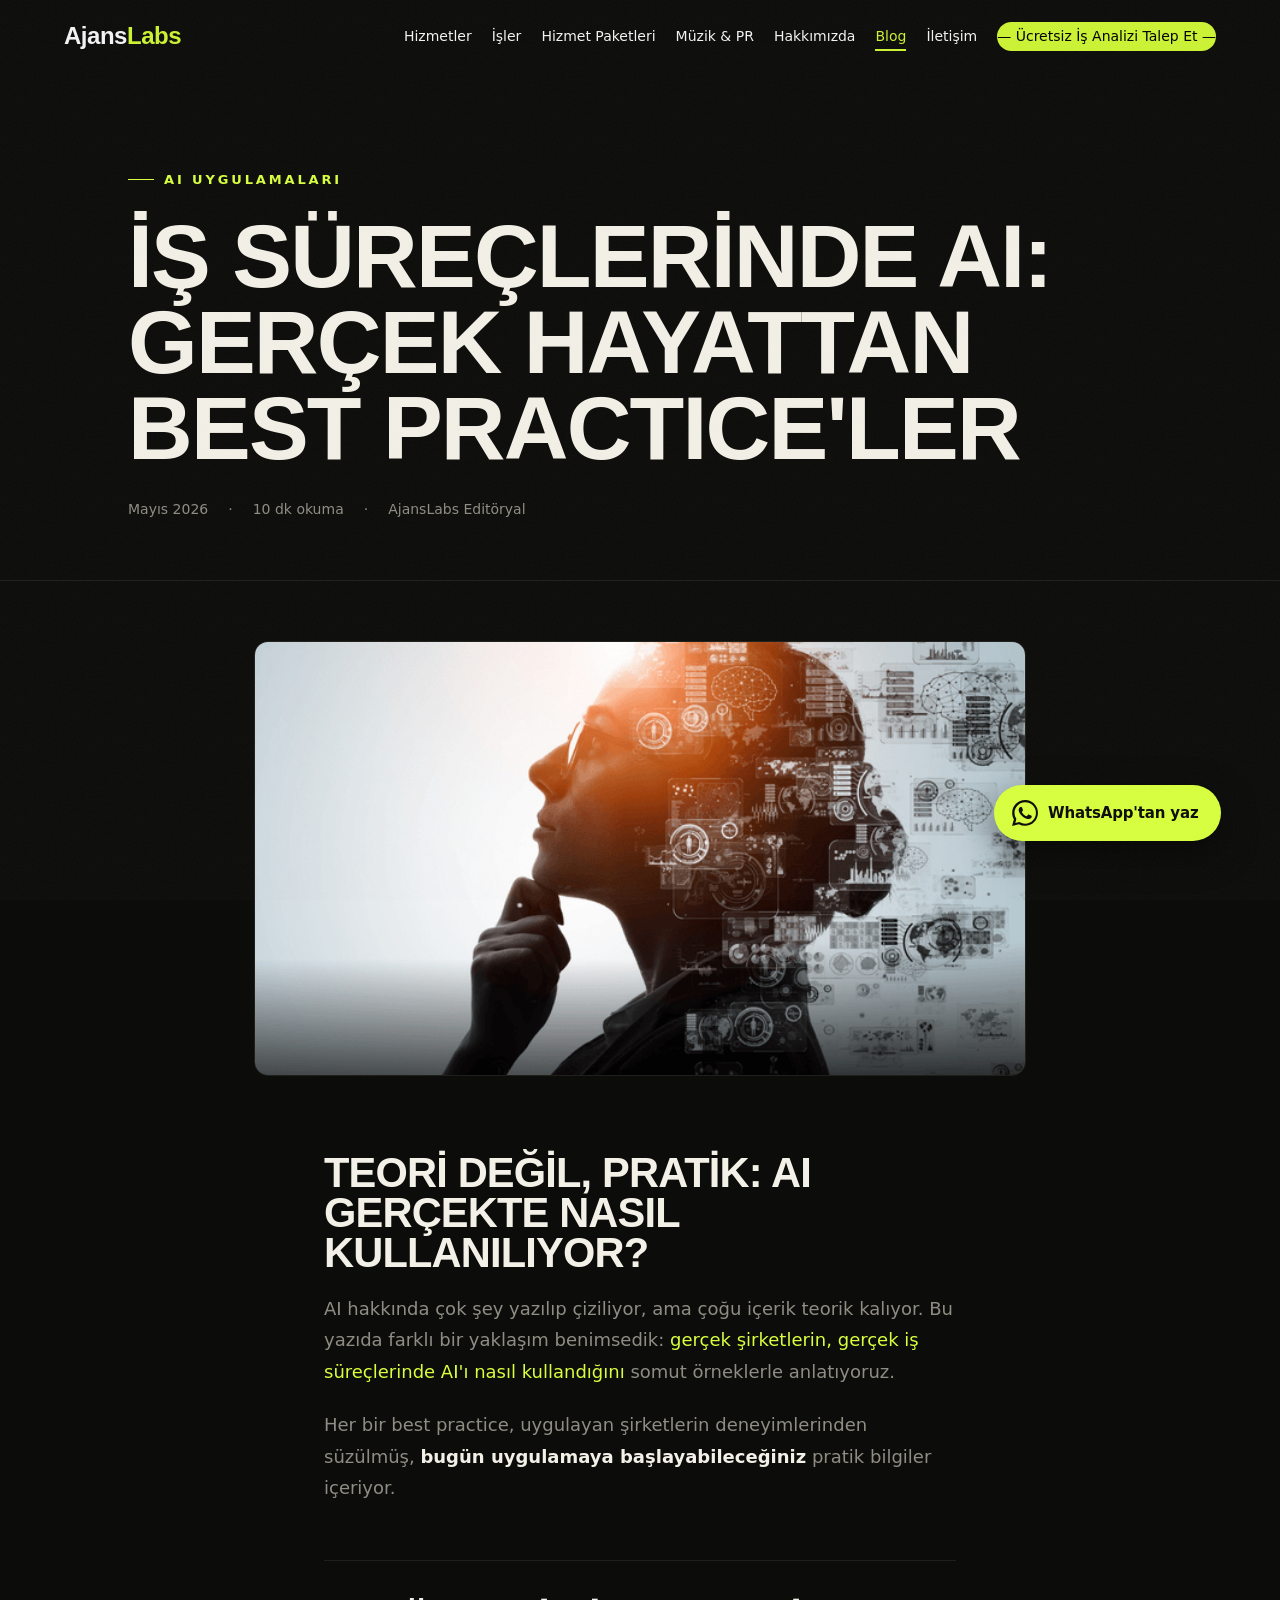
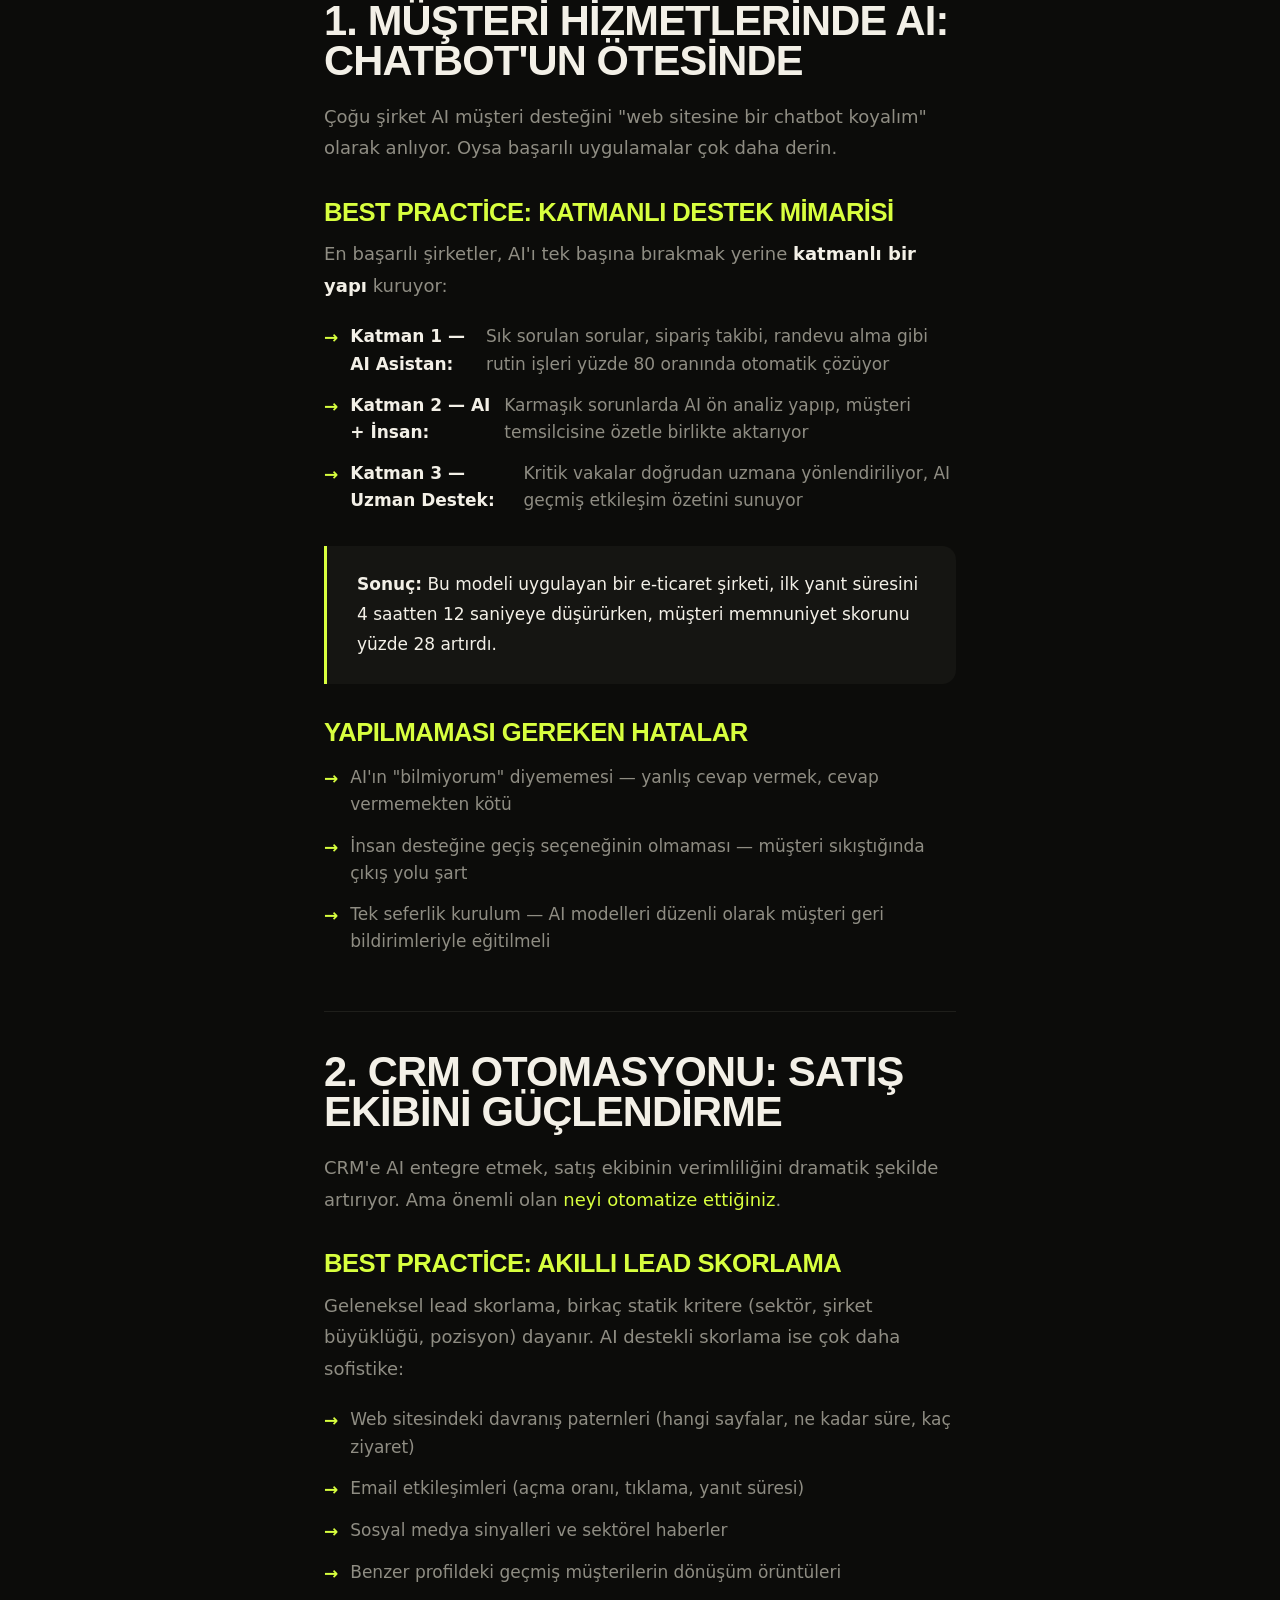
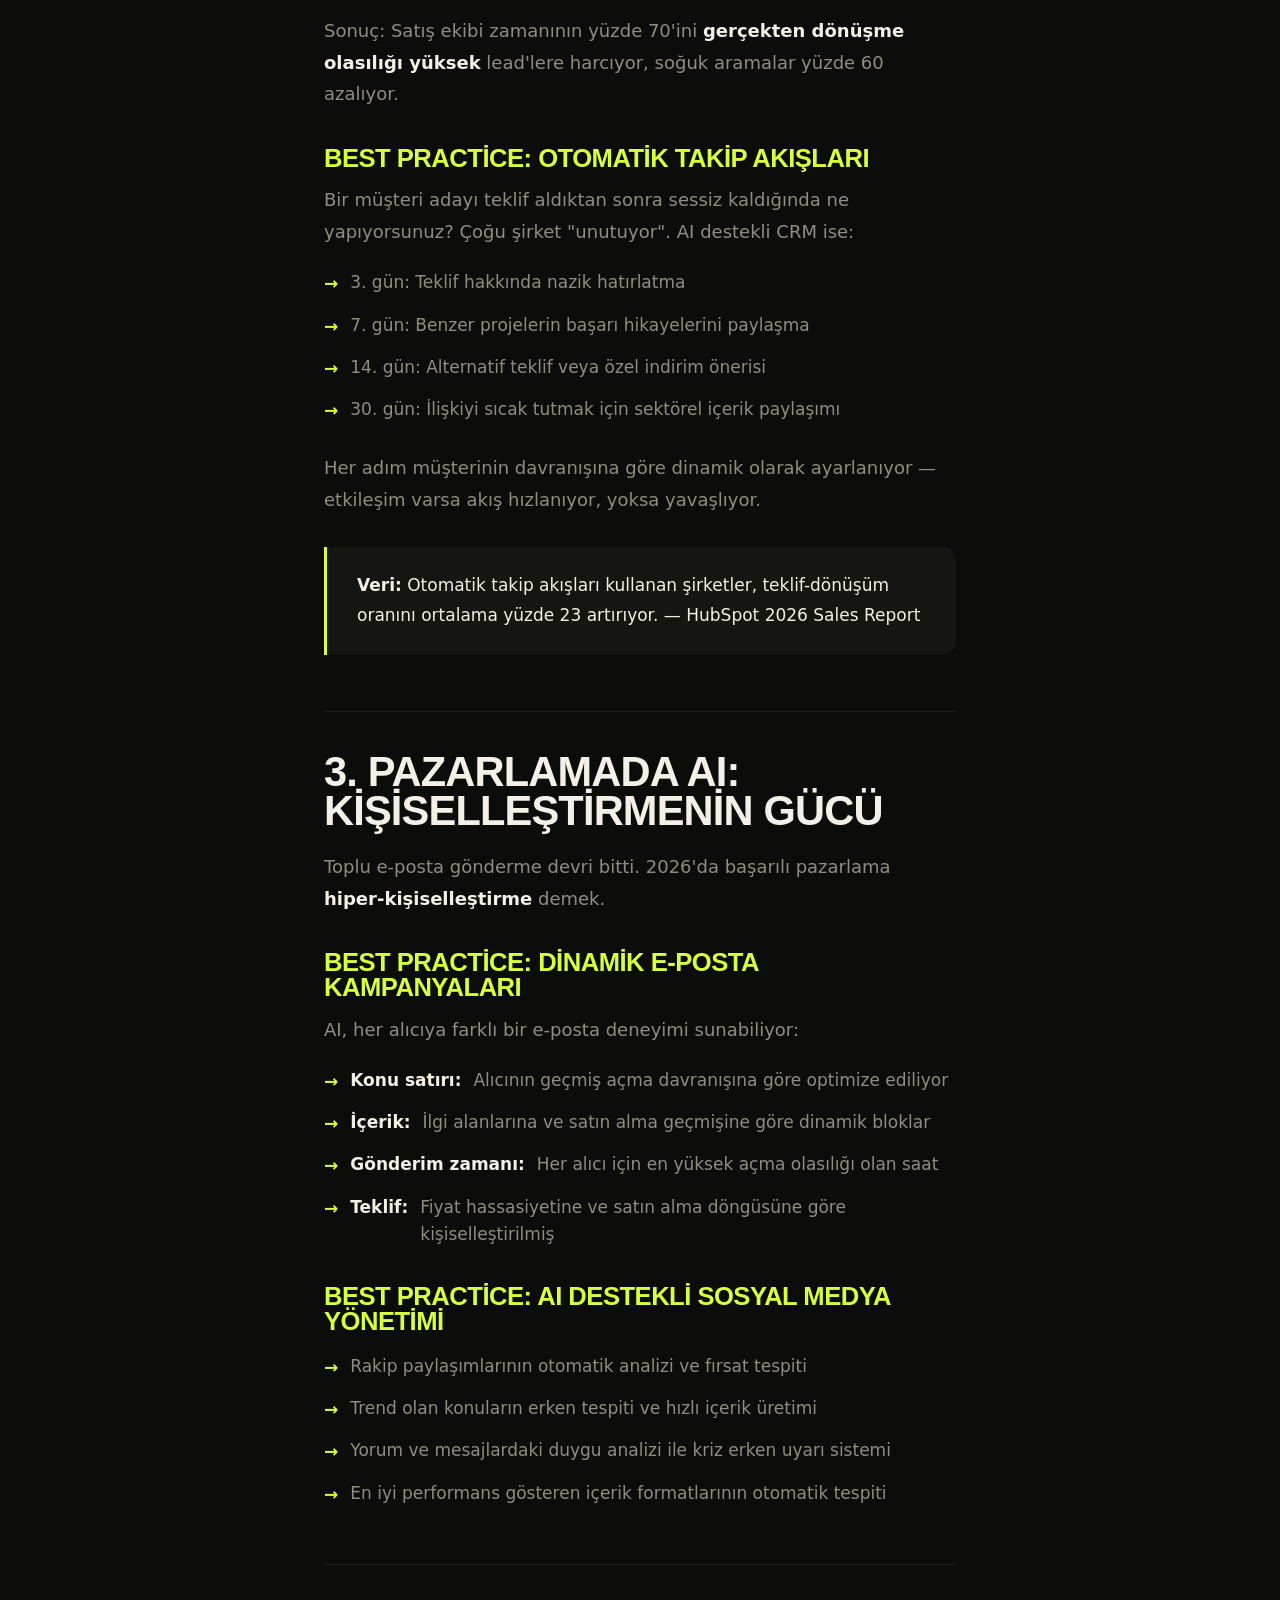
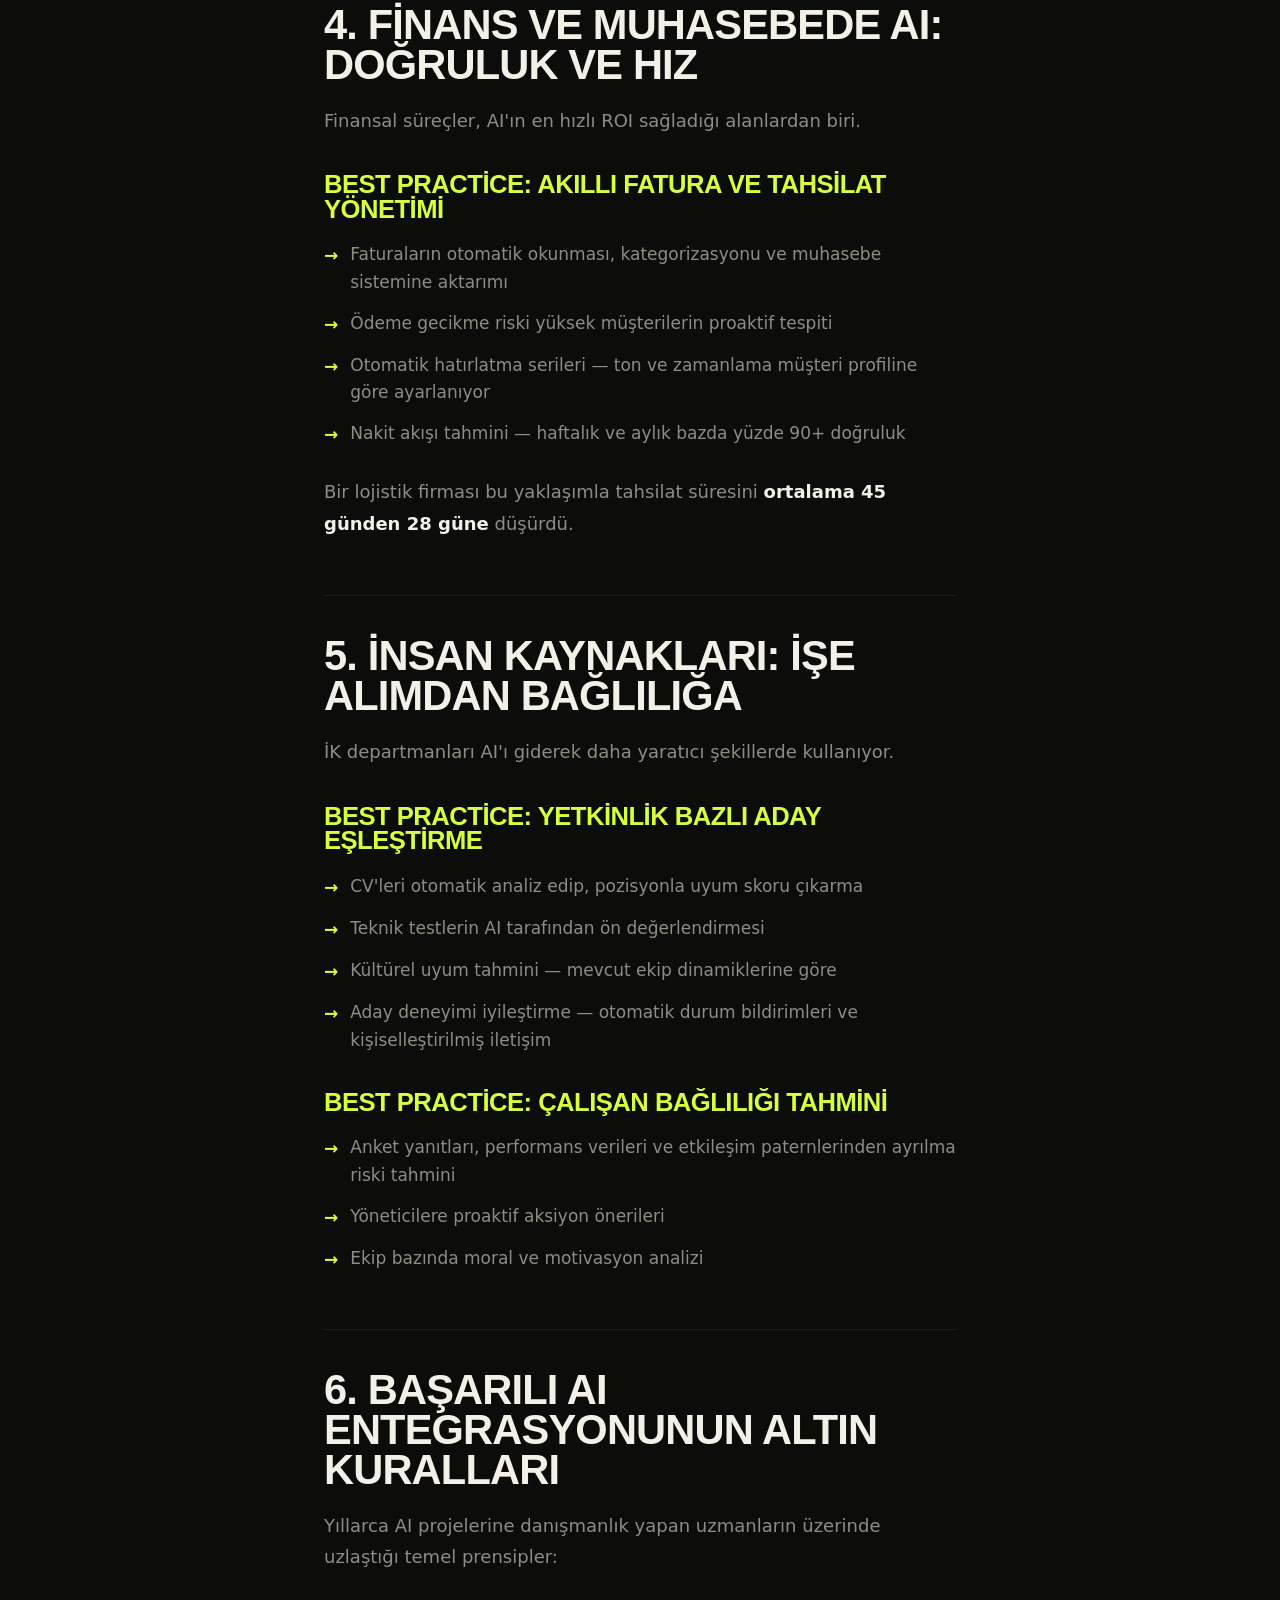
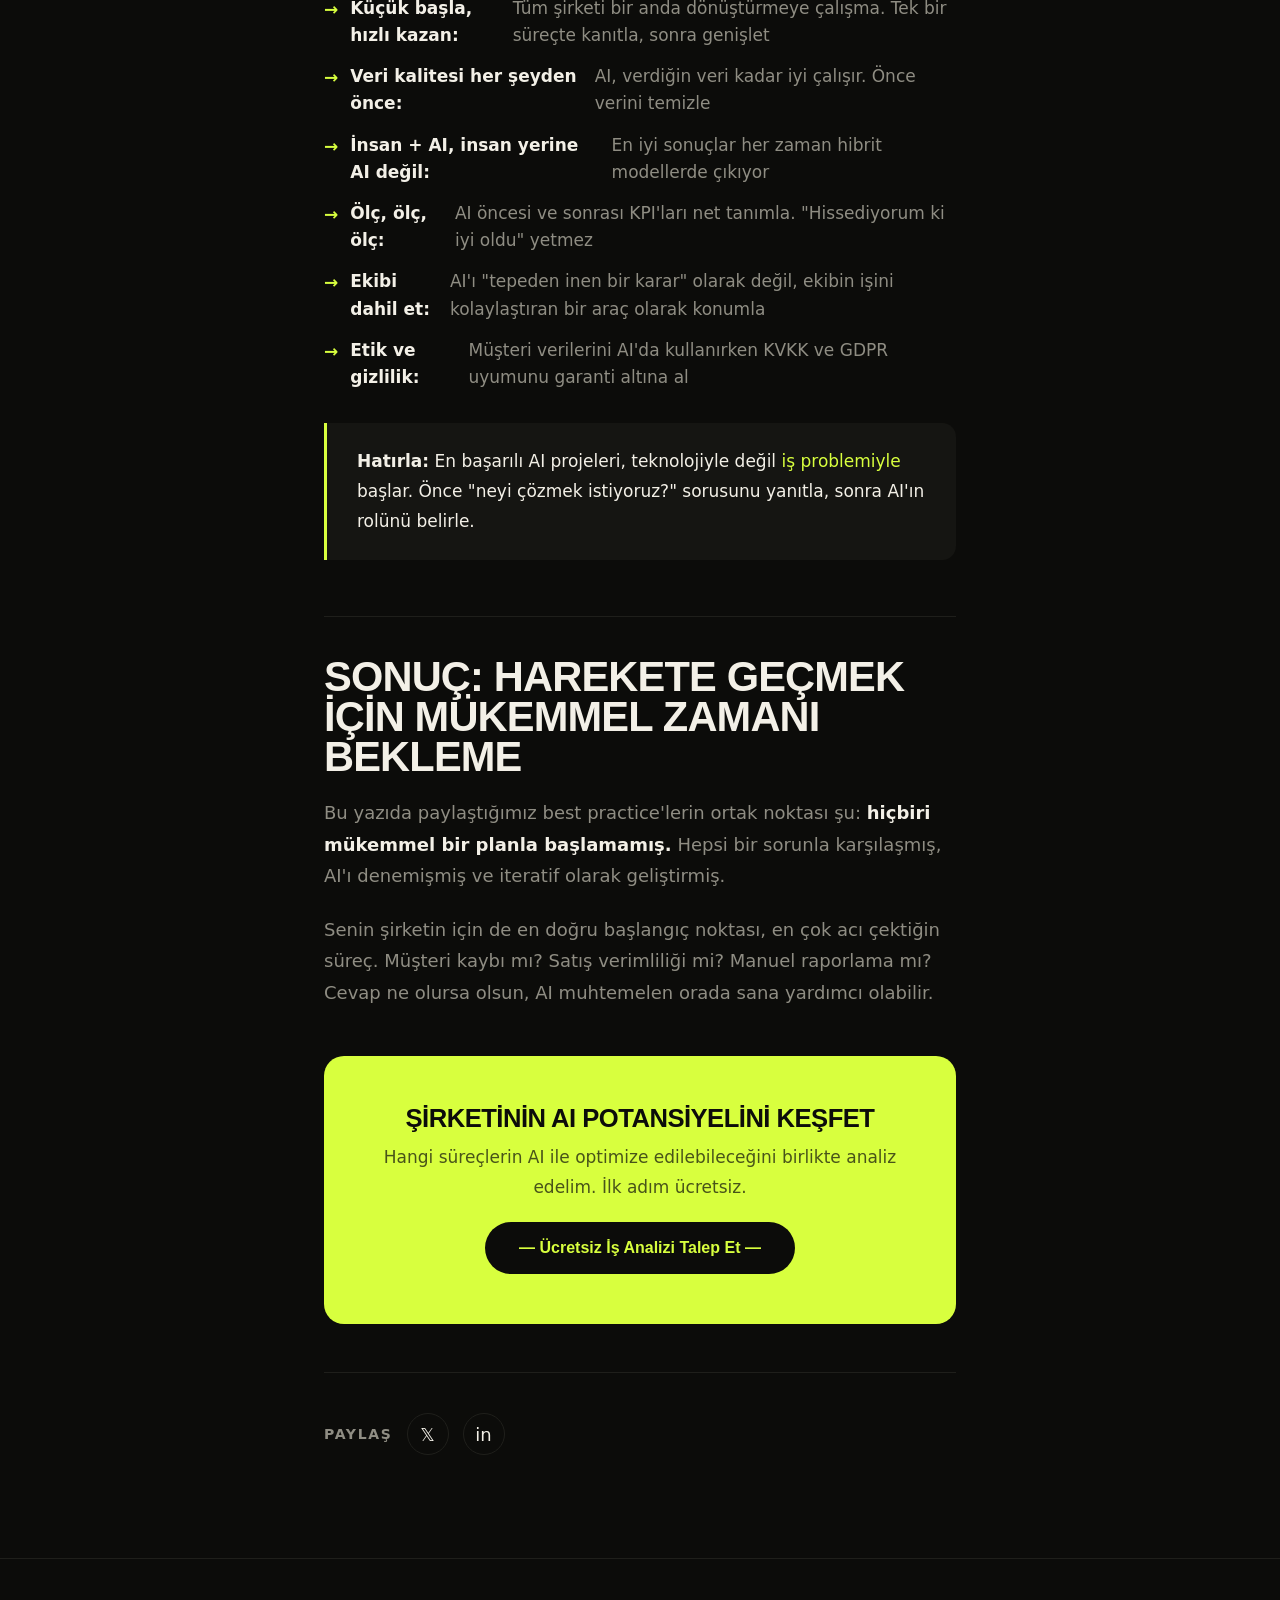
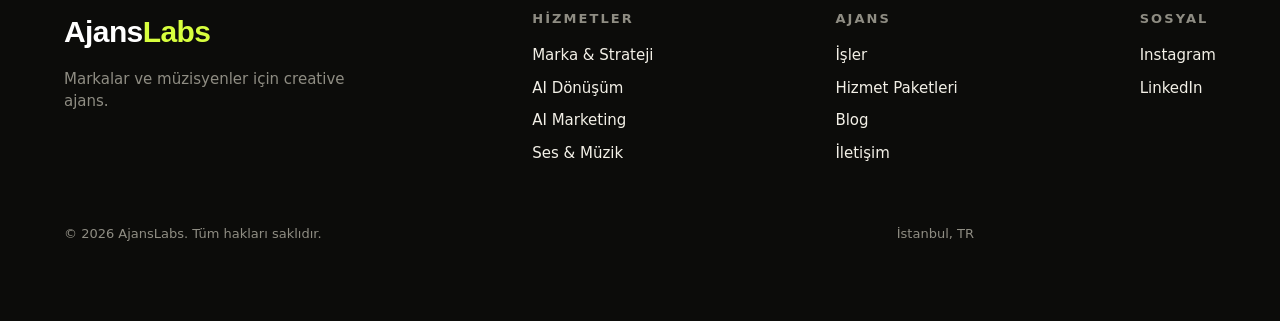
<file: blog-ai-bestpractices.html>
<!DOCTYPE html>
<html lang="tr">
<head>
<meta charset="UTF-8">
<meta name="viewport" content="width=device-width, initial-scale=1.0">
<title>İş Süreçlerinde AI: Gerçek Hayattan Best Practice'ler ve Uygulama Örnekleri — AjansLabs</title>
<meta name="description" content="Müşteri hizmetleri, CRM otomasyonu, pazarlama, finans ve İK'da AI uygulamaları. Gerçek şirketlerden somut best practice örnekleri ve başarı hikayeleri.">
<meta name="keywords" content="AI best practices, iş süreçlerinde AI, CRM otomasyonu, AI müşteri hizmetleri, AI pazarlama, chatbot, lead skorlama, AI finans">
<meta name="robots" content="index, follow">
<link rel="canonical" href="https://www.ajanslabs.com/blog-ai-bestpractices.html">
<meta property="og:type" content="article">
<meta property="og:url" content="https://www.ajanslabs.com/blog-ai-bestpractices.html">
<meta property="og:title" content="İş Süreçlerinde AI: Gerçek Hayattan Best Practice'ler">
<meta property="og:description" content="CRM, müşteri hizmetleri, pazarlama ve finansta AI uygulama örnekleri.">
<meta property="og:image" content="https://www.ajanslabs.com/assets/img/blog-ai-bestpractices.png">
<meta name="twitter:card" content="summary_large_image">
<link rel="icon" type="image/svg+xml" href="assets/img/favicon.svg">
<meta name="theme-color" content="#0c0c0a">
<script type="application/ld+json">
{
  "@context": "https://schema.org",
  "@type": "BlogPosting",
  "headline": "İş Süreçlerinde AI: Gerçek Hayattan Best Practice'ler",
  "description": "Müşteri hizmetlerinden pazarlamaya, CRM'den lojistiğe — AI'ı iş süreçlerine başarıyla entegre eden şirketlerden somut uygulama örnekleri.",
  "image": "https://www.ajanslabs.com/assets/img/blog-ai-bestpractices.png",
  "author": {"@type": "Organization", "name": "AjansLabs"},
  "publisher": {"@type": "Organization", "name": "AjansLabs"},
  "datePublished": "2026-05-15",
  "dateModified": "2026-06-06",
  "mainEntityOfPage": "https://www.ajanslabs.com/blog-ai-bestpractices.html"
}
</script>
<link href="https://api.fontshare.com/v2/css?f[]=clash-display@600,500&f[]=general-sans@400,500,600&display=swap" rel="stylesheet">
<link rel="stylesheet" href="assets/css/styles.css">
<link rel="stylesheet" href="assets/css/blog.css">
</head>
<body>

<!-- NAV -->
<nav class="nav" id="nav">
  <a href="index.html" class="brand">Ajans<span>Labs</span></a>
  <div class="nav-links" id="navLinks">
    <a href="index.html#services">Hizmetler</a>
    <a href="index.html#work">İşler</a>
    <a href="paketler.html">Hizmet Paketleri</a>
    <a href="index.html#music">Müzik &amp; PR</a>
    <a href="index.html#about">Hakkımızda</a>
    <a href="index.html#blog" class="active">Blog</a>
    <a href="index.html#contact">İletişim</a>
    <a href="index.html#contact" class="cta-btn">— Ücretsiz İş Analizi Talep Et —</a>
  </div>
  <div class="burger" id="burger"><span></span><span></span><span></span></div>
</nav>

<!-- HERO -->
<header class="blog-hero">
  <div class="wrap">
    <span class="eyebrow">AI Uygulamaları</span>
    <h1>İş Süreçlerinde AI: Gerçek Hayattan <span lang="en">Best Practice</span>'ler</h1>
    <div class="blog-meta">
      <span>Mayıs 2026</span>
      <span>·</span>
      <span>10 dk okuma</span>
      <span>·</span>
      <span>AjansLabs Editöryal</span>
    </div>
  </div>
</header>

<!-- COVER -->
<div class="blog-cover">
  <img src="assets/img/blog-ai-bestpractices.png" alt="İş Süreçlerinde AI Best Practice'ler">
</div>

<!-- ARTICLE -->
<article class="blog-article">

  <h2>Teori Değil, Pratik: AI Gerçekte Nasıl Kullanılıyor?</h2>
  <p>AI hakkında çok şey yazılıp çiziliyor, ama çoğu içerik teorik kalıyor. Bu yazıda farklı bir yaklaşım benimsedik: <em>gerçek şirketlerin, gerçek iş süreçlerinde AI'ı nasıl kullandığını</em> somut örneklerle anlatıyoruz.</p>
  <p>Her bir best practice, uygulayan şirketlerin deneyimlerinden süzülmüş, <strong>bugün uygulamaya başlayabileceğiniz</strong> pratik bilgiler içeriyor.</p>

  <h2>1. Müşteri Hizmetlerinde AI: Chatbot'un Ötesinde</h2>
  <p>Çoğu şirket AI müşteri desteğini "web sitesine bir chatbot koyalım" olarak anlıyor. Oysa başarılı uygulamalar çok daha derin.</p>

  <h3>Best Practice: Katmanlı destek mimarisi</h3>
  <p>En başarılı şirketler, AI'ı tek başına bırakmak yerine <strong>katmanlı bir yapı</strong> kuruyor:</p>
  <ul>
    <li><strong>Katman 1 — AI Asistan:</strong> Sık sorulan sorular, sipariş takibi, randevu alma gibi rutin işleri yüzde 80 oranında otomatik çözüyor</li>
    <li><strong>Katman 2 — AI + İnsan:</strong> Karmaşık sorunlarda AI ön analiz yapıp, müşteri temsilcisine özetle birlikte aktarıyor</li>
    <li><strong>Katman 3 — Uzman Destek:</strong> Kritik vakalar doğrudan uzmana yönlendiriliyor, AI geçmiş etkileşim özetini sunuyor</li>
  </ul>

  <div class="blog-highlight">
    <p><strong>Sonuç:</strong> Bu modeli uygulayan bir e-ticaret şirketi, ilk yanıt süresini 4 saatten 12 saniyeye düşürürken, müşteri memnuniyet skorunu yüzde 28 artırdı.</p>
  </div>

  <h3>Yapılmaması gereken hatalar</h3>
  <ul>
    <li>AI'ın "bilmiyorum" diyememesi — yanlış cevap vermek, cevap vermemekten kötü</li>
    <li>İnsan desteğine geçiş seçeneğinin olmaması — müşteri sıkıştığında çıkış yolu şart</li>
    <li>Tek seferlik kurulum — AI modelleri düzenli olarak müşteri geri bildirimleriyle eğitilmeli</li>
  </ul>

  <h2>2. CRM Otomasyonu: Satış Ekibini Güçlendirme</h2>
  <p>CRM'e AI entegre etmek, satış ekibinin verimliliğini dramatik şekilde artırıyor. Ama önemli olan <em>neyi otomatize ettiğiniz</em>.</p>

  <h3>Best Practice: Akıllı lead skorlama</h3>
  <p>Geleneksel lead skorlama, birkaç statik kritere (sektör, şirket büyüklüğü, pozisyon) dayanır. AI destekli skorlama ise çok daha sofistike:</p>
  <ul>
    <li>Web sitesindeki davranış paternleri (hangi sayfalar, ne kadar süre, kaç ziyaret)</li>
    <li>Email etkileşimleri (açma oranı, tıklama, yanıt süresi)</li>
    <li>Sosyal medya sinyalleri ve sektörel haberler</li>
    <li>Benzer profildeki geçmiş müşterilerin dönüşüm örüntüleri</li>
  </ul>
  <p>Sonuç: Satış ekibi zamanının yüzde 70'ini <strong>gerçekten dönüşme olasılığı yüksek</strong> lead'lere harcıyor, soğuk aramalar yüzde 60 azalıyor.</p>

  <h3>Best Practice: Otomatik takip akışları</h3>
  <p>Bir müşteri adayı teklif aldıktan sonra sessiz kaldığında ne yapıyorsunuz? Çoğu şirket "unutuyor". AI destekli CRM ise:</p>
  <ul>
    <li>3. gün: Teklif hakkında nazik hatırlatma</li>
    <li>7. gün: Benzer projelerin başarı hikayelerini paylaşma</li>
    <li>14. gün: Alternatif teklif veya özel indirim önerisi</li>
    <li>30. gün: İlişkiyi sıcak tutmak için sektörel içerik paylaşımı</li>
  </ul>
  <p>Her adım müşterinin davranışına göre dinamik olarak ayarlanıyor — etkileşim varsa akış hızlanıyor, yoksa yavaşlıyor.</p>

  <div class="blog-highlight">
    <p><strong>Veri:</strong> Otomatik takip akışları kullanan şirketler, teklif-dönüşüm oranını ortalama yüzde 23 artırıyor. — HubSpot 2026 Sales Report</p>
  </div>

  <h2>3. Pazarlamada AI: Kişiselleştirmenin Gücü</h2>
  <p>Toplu e-posta gönderme devri bitti. 2026'da başarılı pazarlama <strong>hiper-kişiselleştirme</strong> demek.</p>

  <h3>Best Practice: Dinamik e-posta kampanyaları</h3>
  <p>AI, her alıcıya farklı bir e-posta deneyimi sunabiliyor:</p>
  <ul>
    <li><strong>Konu satırı:</strong> Alıcının geçmiş açma davranışına göre optimize ediliyor</li>
    <li><strong>İçerik:</strong> İlgi alanlarına ve satın alma geçmişine göre dinamik bloklar</li>
    <li><strong>Gönderim zamanı:</strong> Her alıcı için en yüksek açma olasılığı olan saat</li>
    <li><strong>Teklif:</strong> Fiyat hassasiyetine ve satın alma döngüsüne göre kişiselleştirilmiş</li>
  </ul>

  <h3>Best Practice: AI destekli sosyal medya yönetimi</h3>
  <ul>
    <li>Rakip paylaşımlarının otomatik analizi ve fırsat tespiti</li>
    <li>Trend olan konuların erken tespiti ve hızlı içerik üretimi</li>
    <li>Yorum ve mesajlardaki duygu analizi ile kriz erken uyarı sistemi</li>
    <li>En iyi performans gösteren içerik formatlarının otomatik tespiti</li>
  </ul>

  <h2>4. Finans ve Muhasebede AI: Doğruluk ve Hız</h2>
  <p>Finansal süreçler, AI'ın en hızlı ROI sağladığı alanlardan biri.</p>

  <h3>Best Practice: Akıllı fatura ve tahsilat yönetimi</h3>
  <ul>
    <li>Faturaların otomatik okunması, kategorizasyonu ve muhasebe sistemine aktarımı</li>
    <li>Ödeme gecikme riski yüksek müşterilerin proaktif tespiti</li>
    <li>Otomatik hatırlatma serileri — ton ve zamanlama müşteri profiline göre ayarlanıyor</li>
    <li>Nakit akışı tahmini — haftalık ve aylık bazda yüzde 90+ doğruluk</li>
  </ul>
  <p>Bir lojistik firması bu yaklaşımla tahsilat süresini <strong>ortalama 45 günden 28 güne</strong> düşürdü.</p>

  <h2>5. İnsan Kaynakları: İşe Alımdan Bağlılığa</h2>
  <p>İK departmanları AI'ı giderek daha yaratıcı şekillerde kullanıyor.</p>

  <h3>Best Practice: Yetkinlik bazlı aday eşleştirme</h3>
  <ul>
    <li>CV'leri otomatik analiz edip, pozisyonla uyum skoru çıkarma</li>
    <li>Teknik testlerin AI tarafından ön değerlendirmesi</li>
    <li>Kültürel uyum tahmini — mevcut ekip dinamiklerine göre</li>
    <li>Aday deneyimi iyileştirme — otomatik durum bildirimleri ve kişiselleştirilmiş iletişim</li>
  </ul>

  <h3>Best Practice: Çalışan bağlılığı tahmini</h3>
  <ul>
    <li>Anket yanıtları, performans verileri ve etkileşim paternlerinden ayrılma riski tahmini</li>
    <li>Yöneticilere proaktif aksiyon önerileri</li>
    <li>Ekip bazında moral ve motivasyon analizi</li>
  </ul>

  <h2>6. Başarılı AI Entegrasyonunun Altın Kuralları</h2>
  <p>Yıllarca AI projelerine danışmanlık yapan uzmanların üzerinde uzlaştığı temel prensipler:</p>

  <ul>
    <li><strong>Küçük başla, hızlı kazan:</strong> Tüm şirketi bir anda dönüştürmeye çalışma. Tek bir süreçte kanıtla, sonra genişlet</li>
    <li><strong>Veri kalitesi her şeyden önce:</strong> AI, verdiğin veri kadar iyi çalışır. Önce verini temizle</li>
    <li><strong>İnsan + AI, insan yerine AI değil:</strong> En iyi sonuçlar her zaman hibrit modellerde çıkıyor</li>
    <li><strong>Ölç, ölç, ölç:</strong> AI öncesi ve sonrası KPI'ları net tanımla. "Hissediyorum ki iyi oldu" yetmez</li>
    <li><strong>Ekibi dahil et:</strong> AI'ı "tepeden inen bir karar" olarak değil, ekibin işini kolaylaştıran bir araç olarak konumla</li>
    <li><strong>Etik ve gizlilik:</strong> Müşteri verilerini AI'da kullanırken KVKK ve GDPR uyumunu garanti altına al</li>
  </ul>

  <div class="blog-highlight">
    <p><strong>Hatırla:</strong> En başarılı AI projeleri, teknolojiyle değil <em>iş problemiyle</em> başlar. Önce "neyi çözmek istiyoruz?" sorusunu yanıtla, sonra AI'ın rolünü belirle.</p>
  </div>

  <h2>Sonuç: Harekete Geçmek İçin Mükemmel Zamanı Bekleme</h2>
  <p>Bu yazıda paylaştığımız best practice'lerin ortak noktası şu: <strong>hiçbiri mükemmel bir planla başlamamış.</strong> Hepsi bir sorunla karşılaşmış, AI'ı denemişmiş ve iteratif olarak geliştirmiş.</p>
  <p>Senin şirketin için de en doğru başlangıç noktası, en çok acı çektiğin süreç. Müşteri kaybı mı? Satış verimliliği mi? Manuel raporlama mı? Cevap ne olursa olsun, AI muhtemelen orada sana yardımcı olabilir.</p>

  <div class="blog-cta">
    <h3>Şirketinin AI Potansiyelini Keşfet</h3>
    <p>Hangi süreçlerin AI ile optimize edilebileceğini birlikte analiz edelim. İlk adım ücretsiz.</p>
    <a href="index.html#contact">— Ücretsiz İş Analizi Talep Et —</a>
  </div>

  <div class="blog-share">
    <span>Paylaş</span>
    <a href="https://twitter.com/intent/tweet?url=https://ajanslabs.com/blog-ai-bestpractices.html&text=İş%20Süreçlerinde%20AI%20Best%20Practices" target="_blank" rel="noopener" title="X (Twitter)">𝕏</a>
    <a href="https://www.linkedin.com/shareArticle?mini=true&url=https://ajanslabs.com/blog-ai-bestpractices.html" target="_blank" rel="noopener" title="LinkedIn">in</a>
  </div>

</article>

<!-- FOOTER -->
<footer>
  <div class="foot-grid">
    <div>
      <a href="index.html" class="brand">Ajans<span style="color:var(--acid)">Labs</span></a>
      <p style="color:var(--paper-dim); max-width:30ch; margin-top:14px; font-size:15px;">Markalar ve müzisyenler için creative ajans.</p>
    </div>
    <div class="foot-col">
      <h4>Hizmetler</h4>
      <a href="index.html#services">Marka &amp; Strateji</a>
      <a href="index.html#services">AI Dönüşüm</a>
      <a href="index.html#services">AI Marketing</a>
      <a href="index.html#services">Ses &amp; Müzik</a>
    </div>
    <div class="foot-col">
      <h4>Ajans</h4>
      <a href="index.html#work">İşler</a>
      <a href="paketler.html">Hizmet Paketleri</a>
      <a href="index.html#blog">Blog</a>
      <a href="index.html#contact">İletişim</a>
    </div>
    <div class="foot-col">
      <h4>Sosyal</h4>
      <a href="https://www.instagram.com/ajanslabs/" target="_blank" rel="noopener">Instagram</a>
      <a href="https://www.linkedin.com/company/ajanslabs/about/?viewAsMember=true" target="_blank" rel="noopener">LinkedIn</a>
    </div>
  </div>
  <div class="foot-base">
    <span>© 2026 AjansLabs. Tüm hakları saklıdır.</span>
    <span>İstanbul, TR</span>
  </div>
</footer>

<script src="assets/js/main.js"></script>
</body>
</html>
</file>
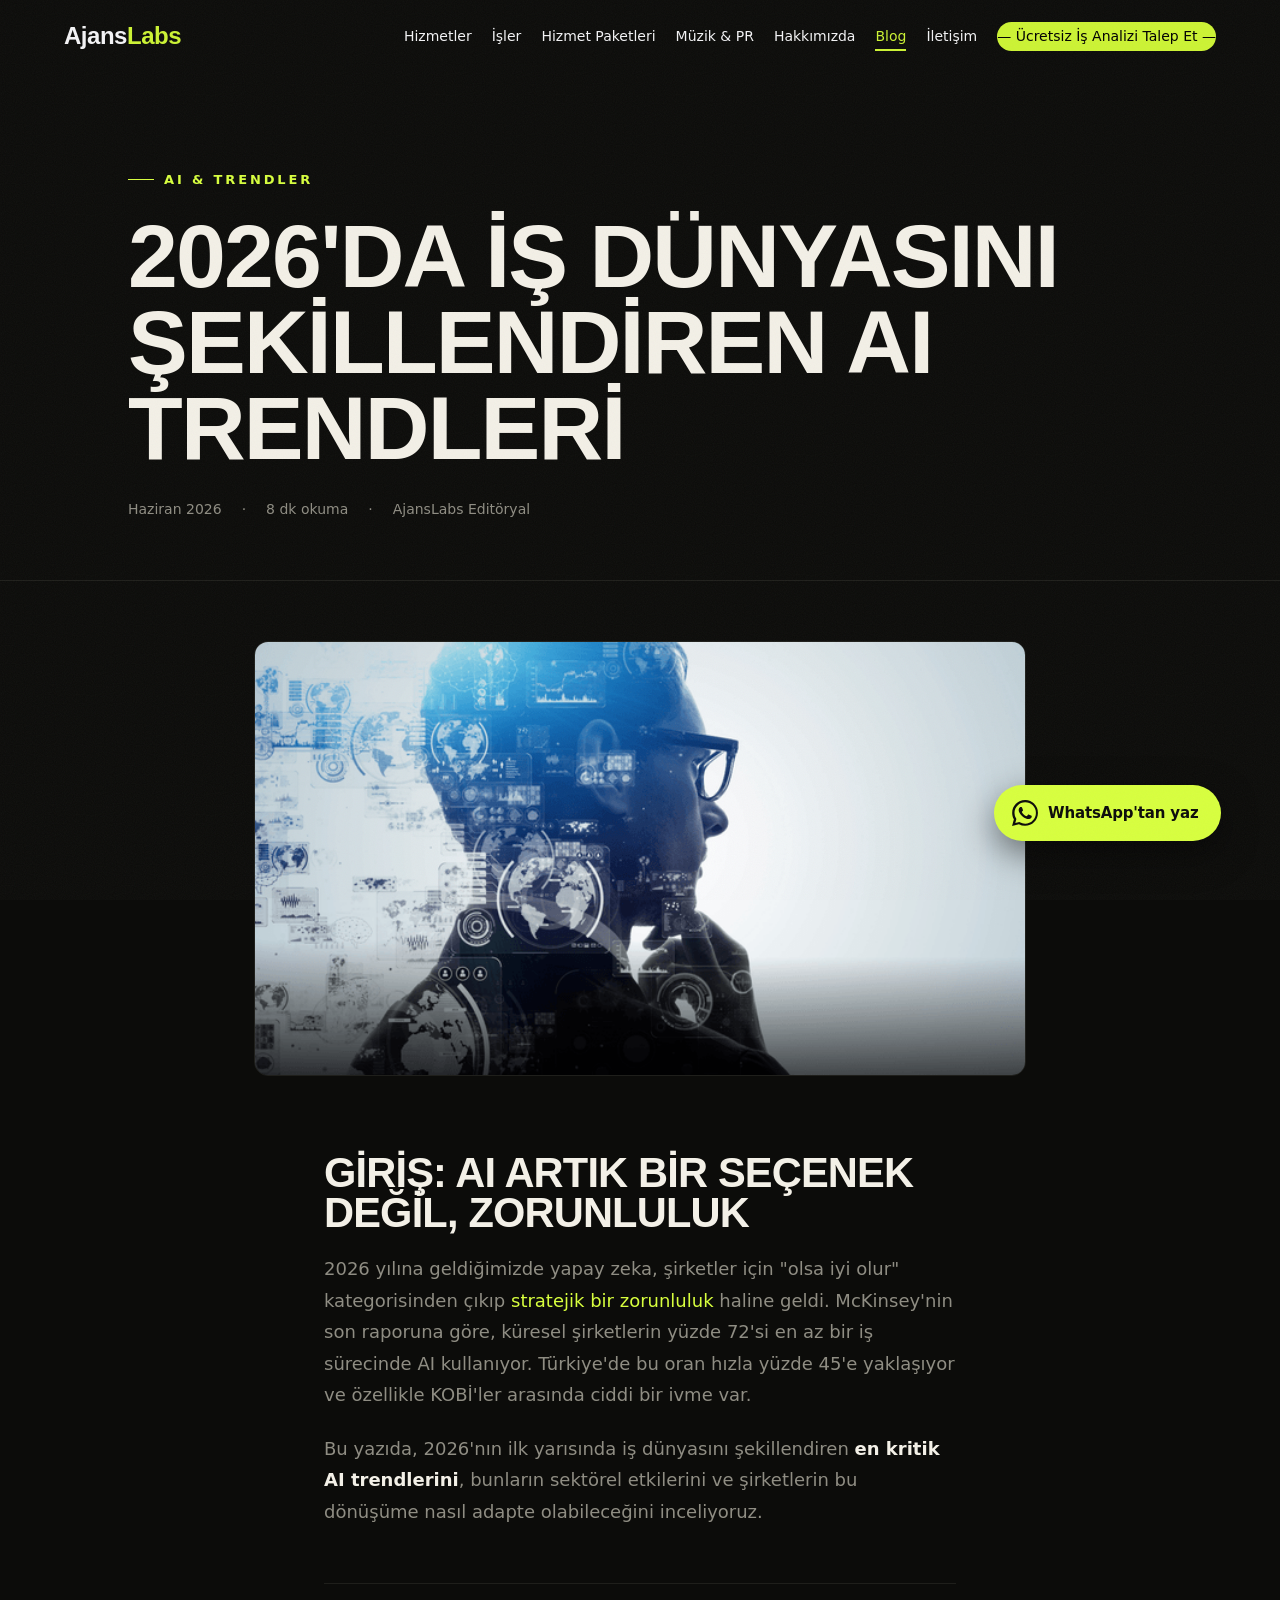
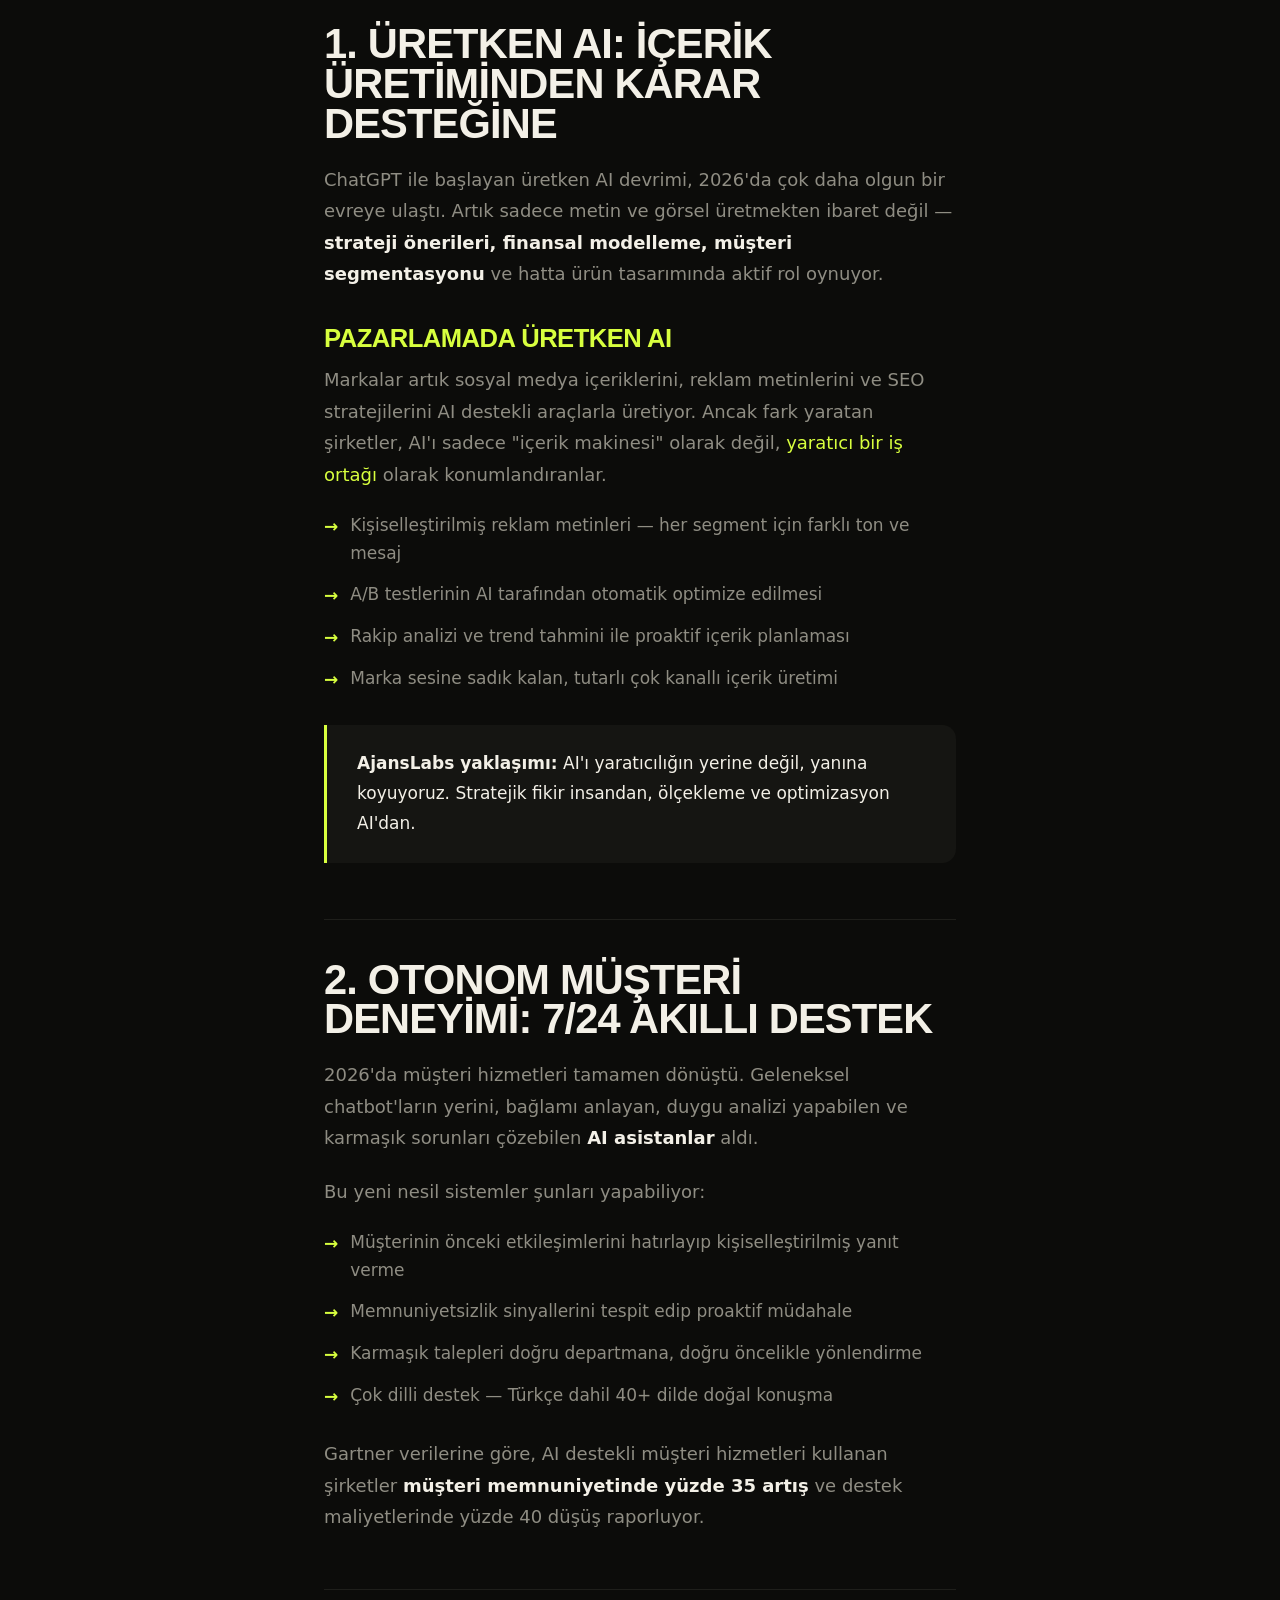
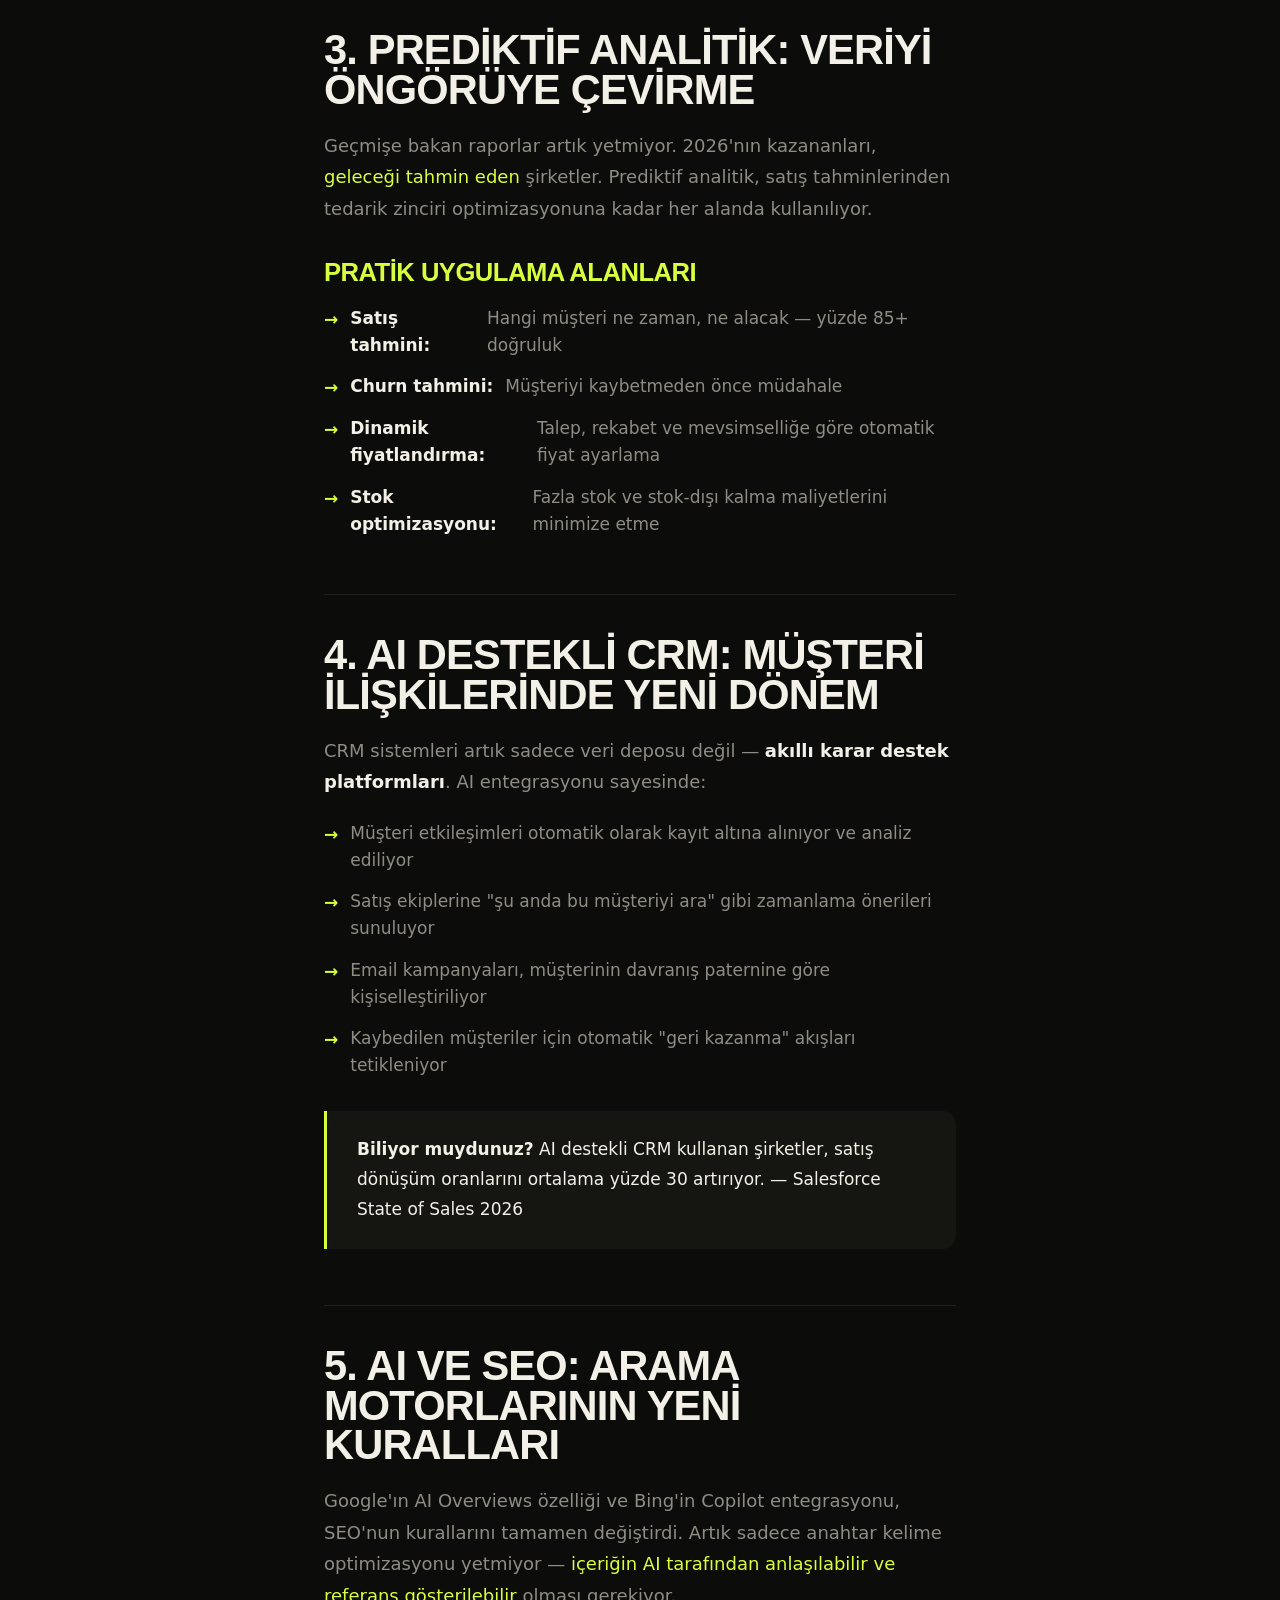
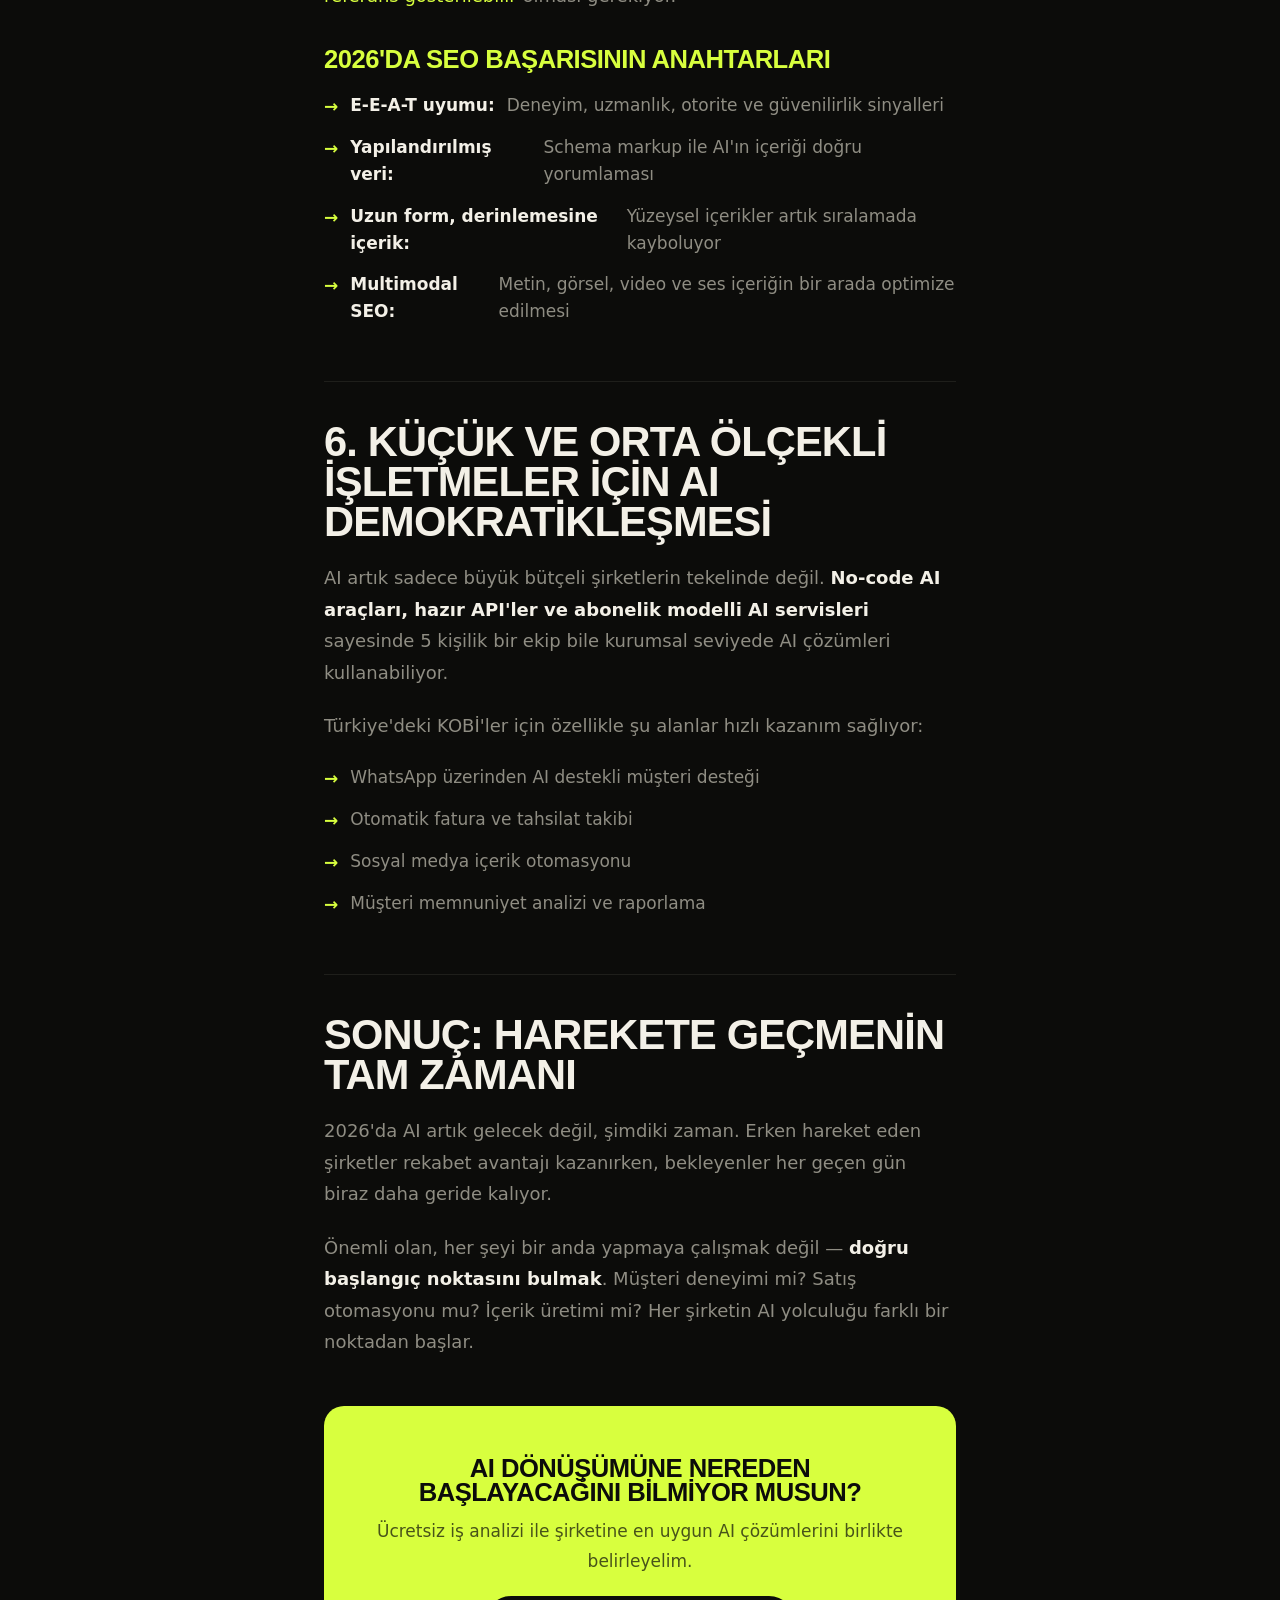
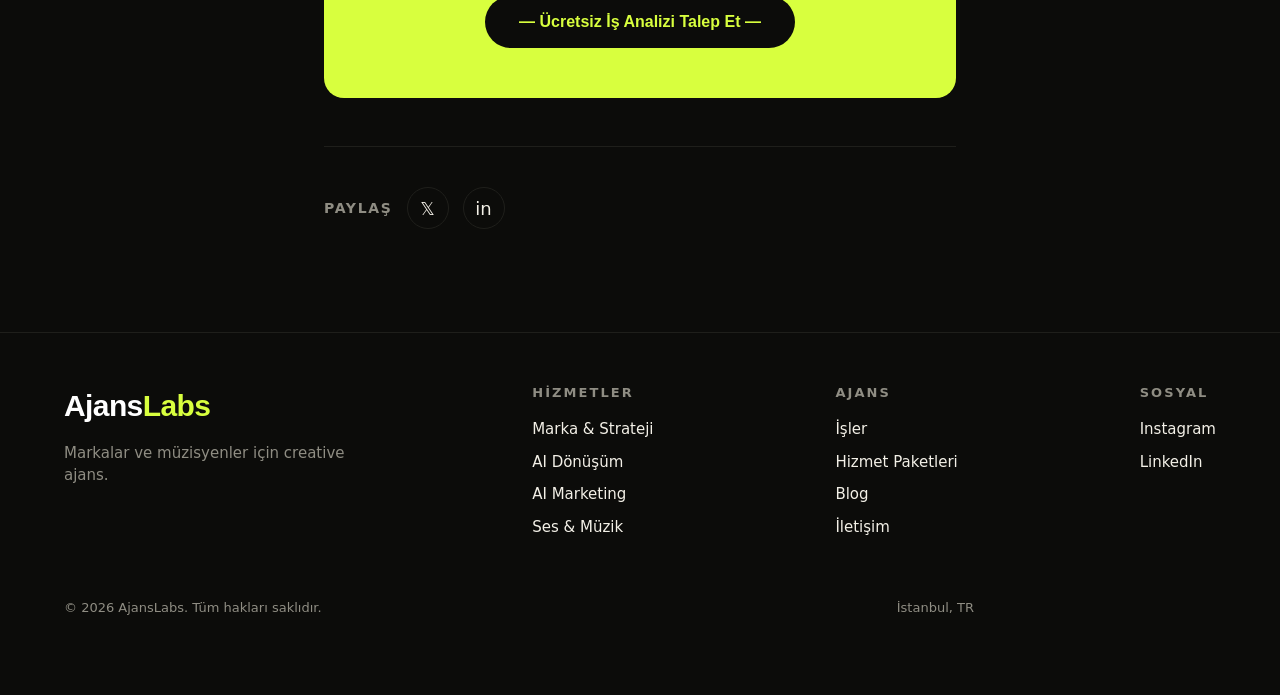
<file: blog-ai-trends-2026.html>
<!DOCTYPE html>
<html lang="tr">
<head>
<meta charset="UTF-8">
<meta name="viewport" content="width=device-width, initial-scale=1.0">
<title>2026 AI Trendleri: İş Dünyasını Şekillendiren 6 Kritik Gelişme — AjansLabs</title>
<meta name="description" content="2026'da iş dünyasını şekillendiren AI trendleri: Üretken AI, otonom müşteri deneyimi, prediktif analitik, AI CRM, AI SEO ve KOBİ'ler için AI demokratikleşmesi.">
<meta name="keywords" content="AI trendleri 2026, yapay zeka iş dünyası, AI dönüşüm, CRM otomasyonu, AI SEO, üretken AI, chatbot, prediktif analitik">
<meta name="robots" content="index, follow">
<link rel="canonical" href="https://www.ajanslabs.com/blog-ai-trends-2026.html">
<meta property="og:type" content="article">
<meta property="og:url" content="https://www.ajanslabs.com/blog-ai-trends-2026.html">
<meta property="og:title" content="2026 AI Trendleri: İş Dünyasını Şekillendiren 6 Kritik Gelişme">
<meta property="og:description" content="Üretken AI, otonom müşteri deneyimi, prediktif analitik — 2026'nın en kritik AI trendleri.">
<meta property="og:image" content="https://www.ajanslabs.com/assets/img/blog-ai-trends.png">
<meta name="twitter:card" content="summary_large_image">
<link rel="icon" type="image/svg+xml" href="assets/img/favicon.svg">
<meta name="theme-color" content="#0c0c0a">
<script type="application/ld+json">
{
  "@context": "https://schema.org",
  "@type": "BlogPosting",
  "headline": "2026'da İş Dünyasını Şekillendiren AI Trendleri",
  "description": "Üretken yapay zeka, otomasyon ve akıllı karar sistemleri — 2026'da şirketlerin gündemine giren en kritik AI trendleri.",
  "image": "https://www.ajanslabs.com/assets/img/blog-ai-trends.png",
  "author": {"@type": "Organization", "name": "AjansLabs"},
  "publisher": {"@type": "Organization", "name": "AjansLabs"},
  "datePublished": "2026-06-01",
  "dateModified": "2026-06-06",
  "mainEntityOfPage": "https://www.ajanslabs.com/blog-ai-trends-2026.html"
}
</script>
<link href="https://api.fontshare.com/v2/css?f[]=clash-display@600,500&f[]=general-sans@400,500,600&display=swap" rel="stylesheet">
<link rel="stylesheet" href="assets/css/styles.css">
<link rel="stylesheet" href="assets/css/blog.css">
</head>
<body>

<!-- NAV -->
<nav class="nav" id="nav">
  <a href="index.html" class="brand">Ajans<span>Labs</span></a>
  <div class="nav-links" id="navLinks">
    <a href="index.html#services">Hizmetler</a>
    <a href="index.html#work">İşler</a>
    <a href="paketler.html">Hizmet Paketleri</a>
    <a href="index.html#music">Müzik &amp; PR</a>
    <a href="index.html#about">Hakkımızda</a>
    <a href="index.html#blog" class="active">Blog</a>
    <a href="index.html#contact">İletişim</a>
    <a href="index.html#contact" class="cta-btn">— Ücretsiz İş Analizi Talep Et —</a>
  </div>
  <div class="burger" id="burger"><span></span><span></span><span></span></div>
</nav>

<!-- HERO -->
<header class="blog-hero">
  <div class="wrap">
    <span class="eyebrow">AI &amp; Trendler</span>
    <h1>2026'da İş Dünyasını Şekillendiren AI Trendleri</h1>
    <div class="blog-meta">
      <span>Haziran 2026</span>
      <span>·</span>
      <span>8 dk okuma</span>
      <span>·</span>
      <span>AjansLabs Editöryal</span>
    </div>
  </div>
</header>

<!-- COVER -->
<div class="blog-cover">
  <img src="assets/img/blog-ai-trends.png" alt="2026 AI Trendleri">
</div>

<!-- ARTICLE -->
<article class="blog-article">

  <h2>Giriş: AI Artık Bir Seçenek Değil, Zorunluluk</h2>
  <p>2026 yılına geldiğimizde yapay zeka, şirketler için "olsa iyi olur" kategorisinden çıkıp <em>stratejik bir zorunluluk</em> haline geldi. McKinsey'nin son raporuna göre, küresel şirketlerin yüzde 72'si en az bir iş sürecinde AI kullanıyor. Türkiye'de bu oran hızla yüzde 45'e yaklaşıyor ve özellikle KOBİ'ler arasında ciddi bir ivme var.</p>
  <p>Bu yazıda, 2026'nın ilk yarısında iş dünyasını şekillendiren <strong>en kritik AI trendlerini</strong>, bunların sektörel etkilerini ve şirketlerin bu dönüşüme nasıl adapte olabileceğini inceliyoruz.</p>

  <h2>1. Üretken AI: İçerik Üretiminden Karar Desteğine</h2>
  <p>ChatGPT ile başlayan üretken AI devrimi, 2026'da çok daha olgun bir evreye ulaştı. Artık sadece metin ve görsel üretmekten ibaret değil — <strong>strateji önerileri, finansal modelleme, müşteri segmentasyonu</strong> ve hatta ürün tasarımında aktif rol oynuyor.</p>

  <h3>Pazarlamada üretken AI</h3>
  <p>Markalar artık sosyal medya içeriklerini, reklam metinlerini ve SEO stratejilerini AI destekli araçlarla üretiyor. Ancak fark yaratan şirketler, AI'ı sadece "içerik makinesi" olarak değil, <em>yaratıcı bir iş ortağı</em> olarak konumlandıranlar.</p>
  <ul>
    <li>Kişiselleştirilmiş reklam metinleri — her segment için farklı ton ve mesaj</li>
    <li>A/B testlerinin AI tarafından otomatik optimize edilmesi</li>
    <li>Rakip analizi ve trend tahmini ile proaktif içerik planlaması</li>
    <li>Marka sesine sadık kalan, tutarlı çok kanallı içerik üretimi</li>
  </ul>

  <div class="blog-highlight">
    <p><strong>AjansLabs yaklaşımı:</strong> AI'ı yaratıcılığın yerine değil, yanına koyuyoruz. Stratejik fikir insandan, ölçekleme ve optimizasyon AI'dan.</p>
  </div>

  <h2>2. Otonom Müşteri Deneyimi: 7/24 Akıllı Destek</h2>
  <p>2026'da müşteri hizmetleri tamamen dönüştü. Geleneksel chatbot'ların yerini, bağlamı anlayan, duygu analizi yapabilen ve karmaşık sorunları çözebilen <strong>AI asistanlar</strong> aldı.</p>
  <p>Bu yeni nesil sistemler şunları yapabiliyor:</p>
  <ul>
    <li>Müşterinin önceki etkileşimlerini hatırlayıp kişiselleştirilmiş yanıt verme</li>
    <li>Memnuniyetsizlik sinyallerini tespit edip proaktif müdahale</li>
    <li>Karmaşık talepleri doğru departmana, doğru öncelikle yönlendirme</li>
    <li>Çok dilli destek — Türkçe dahil 40+ dilde doğal konuşma</li>
  </ul>
  <p>Gartner verilerine göre, AI destekli müşteri hizmetleri kullanan şirketler <strong>müşteri memnuniyetinde yüzde 35 artış</strong> ve destek maliyetlerinde yüzde 40 düşüş raporluyor.</p>

  <h2>3. Prediktif Analitik: Veriyi Öngörüye Çevirme</h2>
  <p>Geçmişe bakan raporlar artık yetmiyor. 2026'nın kazananları, <em>geleceği tahmin eden</em> şirketler. Prediktif analitik, satış tahminlerinden tedarik zinciri optimizasyonuna kadar her alanda kullanılıyor.</p>

  <h3>Pratik uygulama alanları</h3>
  <ul>
    <li><strong>Satış tahmini:</strong> Hangi müşteri ne zaman, ne alacak — yüzde 85+ doğruluk</li>
    <li><strong>Churn tahmini:</strong> Müşteriyi kaybetmeden önce müdahale</li>
    <li><strong>Dinamik fiyatlandırma:</strong> Talep, rekabet ve mevsimselliğe göre otomatik fiyat ayarlama</li>
    <li><strong>Stok optimizasyonu:</strong> Fazla stok ve stok-dışı kalma maliyetlerini minimize etme</li>
  </ul>

  <h2>4. AI Destekli CRM: Müşteri İlişkilerinde Yeni Dönem</h2>
  <p>CRM sistemleri artık sadece veri deposu değil — <strong>akıllı karar destek platformları</strong>. AI entegrasyonu sayesinde:</p>
  <ul>
    <li>Müşteri etkileşimleri otomatik olarak kayıt altına alınıyor ve analiz ediliyor</li>
    <li>Satış ekiplerine "şu anda bu müşteriyi ara" gibi zamanlama önerileri sunuluyor</li>
    <li>Email kampanyaları, müşterinin davranış paternine göre kişiselleştiriliyor</li>
    <li>Kaybedilen müşteriler için otomatik "geri kazanma" akışları tetikleniyor</li>
  </ul>

  <div class="blog-highlight">
    <p><strong>Biliyor muydunuz?</strong> AI destekli CRM kullanan şirketler, satış dönüşüm oranlarını ortalama yüzde 30 artırıyor. — Salesforce State of Sales 2026</p>
  </div>

  <h2>5. AI ve SEO: Arama Motorlarının Yeni Kuralları</h2>
  <p>Google'ın AI Overviews özelliği ve Bing'in Copilot entegrasyonu, SEO'nun kurallarını tamamen değiştirdi. Artık sadece anahtar kelime optimizasyonu yetmiyor — <em>içeriğin AI tarafından anlaşılabilir ve referans gösterilebilir</em> olması gerekiyor.</p>

  <h3>2026'da SEO başarısının anahtarları</h3>
  <ul>
    <li><strong>E-E-A-T uyumu:</strong> Deneyim, uzmanlık, otorite ve güvenilirlik sinyalleri</li>
    <li><strong>Yapılandırılmış veri:</strong> Schema markup ile AI'ın içeriği doğru yorumlaması</li>
    <li><strong>Uzun form, derinlemesine içerik:</strong> Yüzeysel içerikler artık sıralamada kayboluyor</li>
    <li><strong>Multimodal SEO:</strong> Metin, görsel, video ve ses içeriğin bir arada optimize edilmesi</li>
  </ul>

  <h2>6. Küçük ve Orta Ölçekli İşletmeler İçin AI Demokratikleşmesi</h2>
  <p>AI artık sadece büyük bütçeli şirketlerin tekelinde değil. <strong>No-code AI araçları, hazır API'ler ve abonelik modelli AI servisleri</strong> sayesinde 5 kişilik bir ekip bile kurumsal seviyede AI çözümleri kullanabiliyor.</p>
  <p>Türkiye'deki KOBİ'ler için özellikle şu alanlar hızlı kazanım sağlıyor:</p>
  <ul>
    <li>WhatsApp üzerinden AI destekli müşteri desteği</li>
    <li>Otomatik fatura ve tahsilat takibi</li>
    <li>Sosyal medya içerik otomasyonu</li>
    <li>Müşteri memnuniyet analizi ve raporlama</li>
  </ul>

  <h2>Sonuç: Harekete Geçmenin Tam Zamanı</h2>
  <p>2026'da AI artık gelecek değil, şimdiki zaman. Erken hareket eden şirketler rekabet avantajı kazanırken, bekleyenler her geçen gün biraz daha geride kalıyor.</p>
  <p>Önemli olan, her şeyi bir anda yapmaya çalışmak değil — <strong>doğru başlangıç noktasını bulmak</strong>. Müşteri deneyimi mi? Satış otomasyonu mu? İçerik üretimi mi? Her şirketin AI yolculuğu farklı bir noktadan başlar.</p>

  <div class="blog-cta">
    <h3>AI Dönüşümüne Nereden Başlayacağını Bilmiyor Musun?</h3>
    <p>Ücretsiz iş analizi ile şirketine en uygun AI çözümlerini birlikte belirleyelim.</p>
    <a href="index.html#contact">— Ücretsiz İş Analizi Talep Et —</a>
  </div>

  <div class="blog-share">
    <span>Paylaş</span>
    <a href="https://twitter.com/intent/tweet?url=https://ajanslabs.com/blog-ai-trends-2026.html&text=2026%20AI%20Trendleri" target="_blank" rel="noopener" title="X (Twitter)">𝕏</a>
    <a href="https://www.linkedin.com/shareArticle?mini=true&url=https://ajanslabs.com/blog-ai-trends-2026.html" target="_blank" rel="noopener" title="LinkedIn">in</a>
  </div>

</article>

<!-- FOOTER -->
<footer>
  <div class="foot-grid">
    <div>
      <a href="index.html" class="brand">Ajans<span style="color:var(--acid)">Labs</span></a>
      <p style="color:var(--paper-dim); max-width:30ch; margin-top:14px; font-size:15px;">Markalar ve müzisyenler için creative ajans.</p>
    </div>
    <div class="foot-col">
      <h4>Hizmetler</h4>
      <a href="index.html#services">Marka &amp; Strateji</a>
      <a href="index.html#services">AI Dönüşüm</a>
      <a href="index.html#services">AI Marketing</a>
      <a href="index.html#services">Ses &amp; Müzik</a>
    </div>
    <div class="foot-col">
      <h4>Ajans</h4>
      <a href="index.html#work">İşler</a>
      <a href="paketler.html">Hizmet Paketleri</a>
      <a href="index.html#blog">Blog</a>
      <a href="index.html#contact">İletişim</a>
    </div>
    <div class="foot-col">
      <h4>Sosyal</h4>
      <a href="https://www.instagram.com/ajanslabs/" target="_blank" rel="noopener">Instagram</a>
      <a href="https://www.linkedin.com/company/ajanslabs/about/?viewAsMember=true" target="_blank" rel="noopener">LinkedIn</a>
    </div>
  </div>
  <div class="foot-base">
    <span>© 2026 AjansLabs. Tüm hakları saklıdır.</span>
    <span>İstanbul, TR</span>
  </div>
</footer>

<script src="assets/js/main.js"></script>
</body>
</html>
</file>
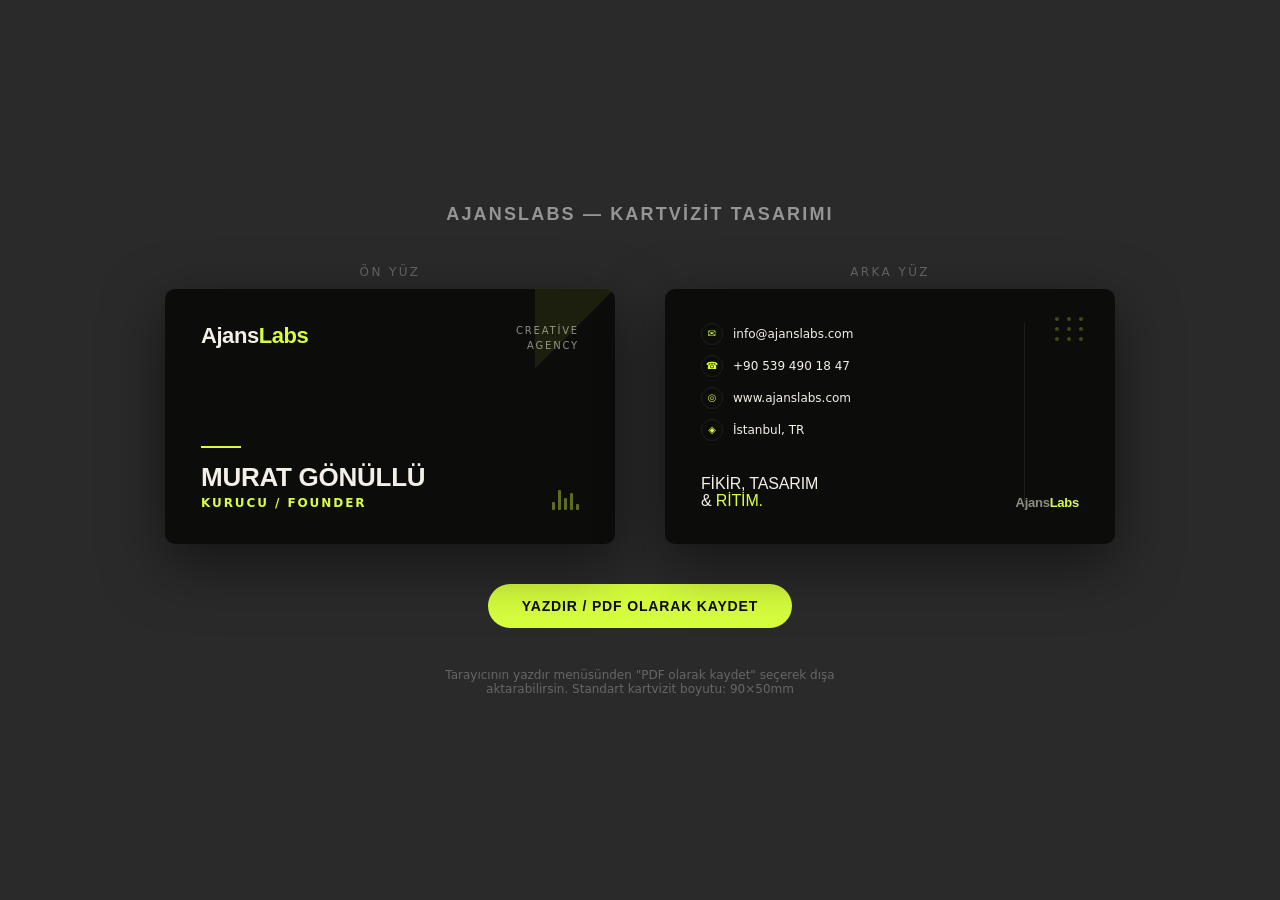
<file: kartvizit.html>
<!DOCTYPE html>
<html lang="tr">
<head>
<meta charset="UTF-8">
<meta name="viewport" content="width=device-width, initial-scale=1.0">
<title>AjansLabs — Kartvizit</title>
<link href="https://api.fontshare.com/v2/css?f[]=clash-display@600,500&f[]=general-sans@400,500,600&display=swap" rel="stylesheet">
<style>
  :root{
    --ink:       #0c0c0a;
    --ink-2:     #151512;
    --ink-3:     #1f1f1b;
    --paper:     #f3f0e7;
    --paper-dim: #8f8d83;
    --acid:      #d8ff3e;
    --coral:     #ff5a3c;
    --display:   'Clash Display', 'Arial Narrow', sans-serif;
    --body:      'General Sans', system-ui, sans-serif;
  }

  *{ margin:0; padding:0; box-sizing:border-box; }

  body{
    background:#2a2a2a;
    display:flex; flex-direction:column; align-items:center;
    justify-content:center; min-height:100vh;
    font-family:var(--body); gap:40px; padding:40px 20px;
  }

  h2{
    font-family:var(--display); color:#fff; font-size:18px;
    letter-spacing:.12em; text-transform:uppercase; opacity:.5;
  }

  .card-pair{
    display:flex; gap:50px; flex-wrap:wrap; justify-content:center;
  }

  .label{
    font-family:var(--body); color:#666; font-size:12px;
    text-transform:uppercase; letter-spacing:.2em;
    text-align:center; margin-bottom:10px;
  }

  /* ── CARD BASE ── */
  /* Standard business card: 90mm × 50mm → at 300dpi = 1063×591px */
  /* On-screen we show at 1.2x for clarity */
  .card{
    width:450px; height:255px;
    border-radius:10px; overflow:hidden;
    position:relative;
    box-shadow: 0 20px 60px rgba(0,0,0,.5);
  }

  /* ══════════════════════════════════════
     FRONT SIDE
     ══════════════════════════════════════ */
  .front{
    background:var(--ink);
    padding:34px 36px;
    display:flex; flex-direction:column; justify-content:space-between;
  }

  /* top row */
  .front-top{
    display:flex; justify-content:space-between; align-items:flex-start;
  }
  .brand{
    font-family:var(--display); font-size:22px; font-weight:600;
    color:var(--paper); letter-spacing:-.02em;
  }
  .brand span{ color:var(--acid); }

  .tagline{
    font-size:10px; color:var(--paper-dim); letter-spacing:.18em;
    text-transform:uppercase; text-align:right; max-width:14ch;
    line-height:1.5;
  }

  /* accent line */
  .accent-line{
    width:40px; height:2px; background:var(--acid);
  }

  /* person info */
  .person{}
  .person-name{
    font-family:var(--display); font-size:26px; font-weight:600;
    color:var(--paper); text-transform:uppercase;
    letter-spacing:-.01em; line-height:1;
  }
  .person-title{
    font-size:12px; color:var(--acid); font-weight:600;
    letter-spacing:.16em; text-transform:uppercase;
    margin-top:6px;
  }

  /* decorative corner */
  .corner-accent{
    position:absolute; top:0; right:0;
    width:80px; height:80px;
    background:linear-gradient(135deg, var(--acid) 0%, var(--acid) 50%, transparent 50%);
    opacity:.08;
  }

  /* EQ bars */
  .eq-mini{
    position:absolute; bottom:34px; right:36px;
    display:flex; gap:3px; align-items:flex-end; height:20px;
  }
  .eq-mini span{
    width:3px; background:var(--acid); border-radius:1px; opacity:.4;
  }
  .eq-mini span:nth-child(1){ height:40%; }
  .eq-mini span:nth-child(2){ height:100%; }
  .eq-mini span:nth-child(3){ height:60%; }
  .eq-mini span:nth-child(4){ height:85%; }
  .eq-mini span:nth-child(5){ height:30%; }

  /* ══════════════════════════════════════
     BACK SIDE
     ══════════════════════════════════════ */
  .back{
    background:var(--ink);
    padding:34px 36px;
    display:flex; flex-direction:column; justify-content:space-between;
    position:relative;
  }

  .back-top{
    display:flex; justify-content:space-between; align-items:flex-start;
  }

  .contact-list{
    display:flex; flex-direction:column; gap:10px;
  }
  .contact-item{
    display:flex; align-items:center; gap:10px;
    font-size:12px; color:var(--paper); line-height:1;
  }
  .contact-icon{
    width:22px; height:22px; border-radius:50%;
    border:1px solid var(--ink-3);
    display:flex; align-items:center; justify-content:center;
    font-size:10px; color:var(--acid); flex-shrink:0;
  }
  .contact-item a{ color:var(--paper); text-decoration:none; }

  .back-bottom{
    display:flex; justify-content:space-between; align-items:flex-end;
  }

  .back-tagline{
    font-family:var(--display); font-size:16px; color:var(--paper);
    text-transform:uppercase; letter-spacing:-.01em; line-height:1.1;
  }
  .back-tagline em{
    font-style:normal; color:var(--acid);
  }

  .brand-mini{
    font-family:var(--display); font-size:13px; font-weight:600;
    color:var(--paper-dim); letter-spacing:-.02em;
  }
  .brand-mini span{ color:var(--acid); }

  /* vertical accent */
  .v-line{
    position:absolute; right:90px; top:34px; bottom:34px;
    width:1px; background:var(--ink-3);
  }

  /* corner dot pattern */
  .dots{
    position:absolute; top:28px; right:30px;
    display:grid; grid-template-columns:repeat(3,6px); gap:6px;
  }
  .dots span{
    width:4px; height:4px; border-radius:50%;
    background:var(--acid); opacity:.25;
  }

  /* ── PRINT BUTTON ── */
  .print-btn{
    font-family:var(--display); font-size:14px; font-weight:600;
    color:var(--ink); background:var(--acid);
    border:none; border-radius:100px;
    padding:14px 34px; cursor:pointer;
    letter-spacing:.06em; text-transform:uppercase;
    transition:transform .3s, background .3s;
  }
  .print-btn:hover{ transform:translateY(-2px); background:#fff; }

  .note{
    font-size:12px; color:#666; text-align:center; max-width:400px;
  }

  @media print{
    body{ background:#fff; }
    h2,.label,.print-btn,.note{ display:none; }
    .card{ box-shadow:none; border:1px solid #ccc; }
    .card-pair{ gap:20px; }
  }
</style>
</head>
<body>

<h2>AjansLabs — Kartvizit Tasarımı</h2>

<div class="card-pair">
  <div>
    <div class="label">Ön Yüz</div>
    <div class="card front">
      <div class="corner-accent"></div>
      <div class="front-top">
        <div class="brand">Ajans<span>Labs</span></div>
        <div class="tagline">Creative<br>Agency</div>
      </div>
      <div>
        <div class="accent-line"></div>
        <div class="person" style="margin-top:16px;">
          <div class="person-name">Murat Gönüllü</div>
          <div class="person-title">Kurucu / Founder</div>
        </div>
      </div>
      <div class="eq-mini">
        <span></span><span></span><span></span><span></span><span></span>
      </div>
    </div>
  </div>

  <div>
    <div class="label">Arka Yüz</div>
    <div class="card back">
      <div class="v-line"></div>
      <div class="dots">
        <span></span><span></span><span></span>
        <span></span><span></span><span></span>
        <span></span><span></span><span></span>
      </div>
      <div class="contact-list">
        <div class="contact-item">
          <div class="contact-icon">✉</div>
          <a href="mailto:info@ajanslabs.com">info@ajanslabs.com</a>
        </div>
        <div class="contact-item">
          <div class="contact-icon">☎</div>
          <a href="tel:+905394901847">+90 539 490 18 47</a>
        </div>
        <div class="contact-item">
          <div class="contact-icon">◎</div>
          <a href="https://www.ajanslabs.com">www.ajanslabs.com</a>
        </div>
        <div class="contact-item">
          <div class="contact-icon">◈</div>
          İstanbul, TR
        </div>
      </div>
      <div class="back-bottom">
        <div class="back-tagline">Fikir, tasarım<br>&amp; <em>ritim.</em></div>
        <div class="brand-mini">Ajans<span>Labs</span></div>
      </div>
    </div>
  </div>
</div>

<button class="print-btn" onclick="window.print()">Yazdır / PDF Olarak Kaydet</button>
<p class="note">Tarayıcının yazdır menüsünden "PDF olarak kaydet" seçerek dışa aktarabilirsin. Standart kartvizit boyutu: 90×50mm</p>

</body>
</html>
</file>
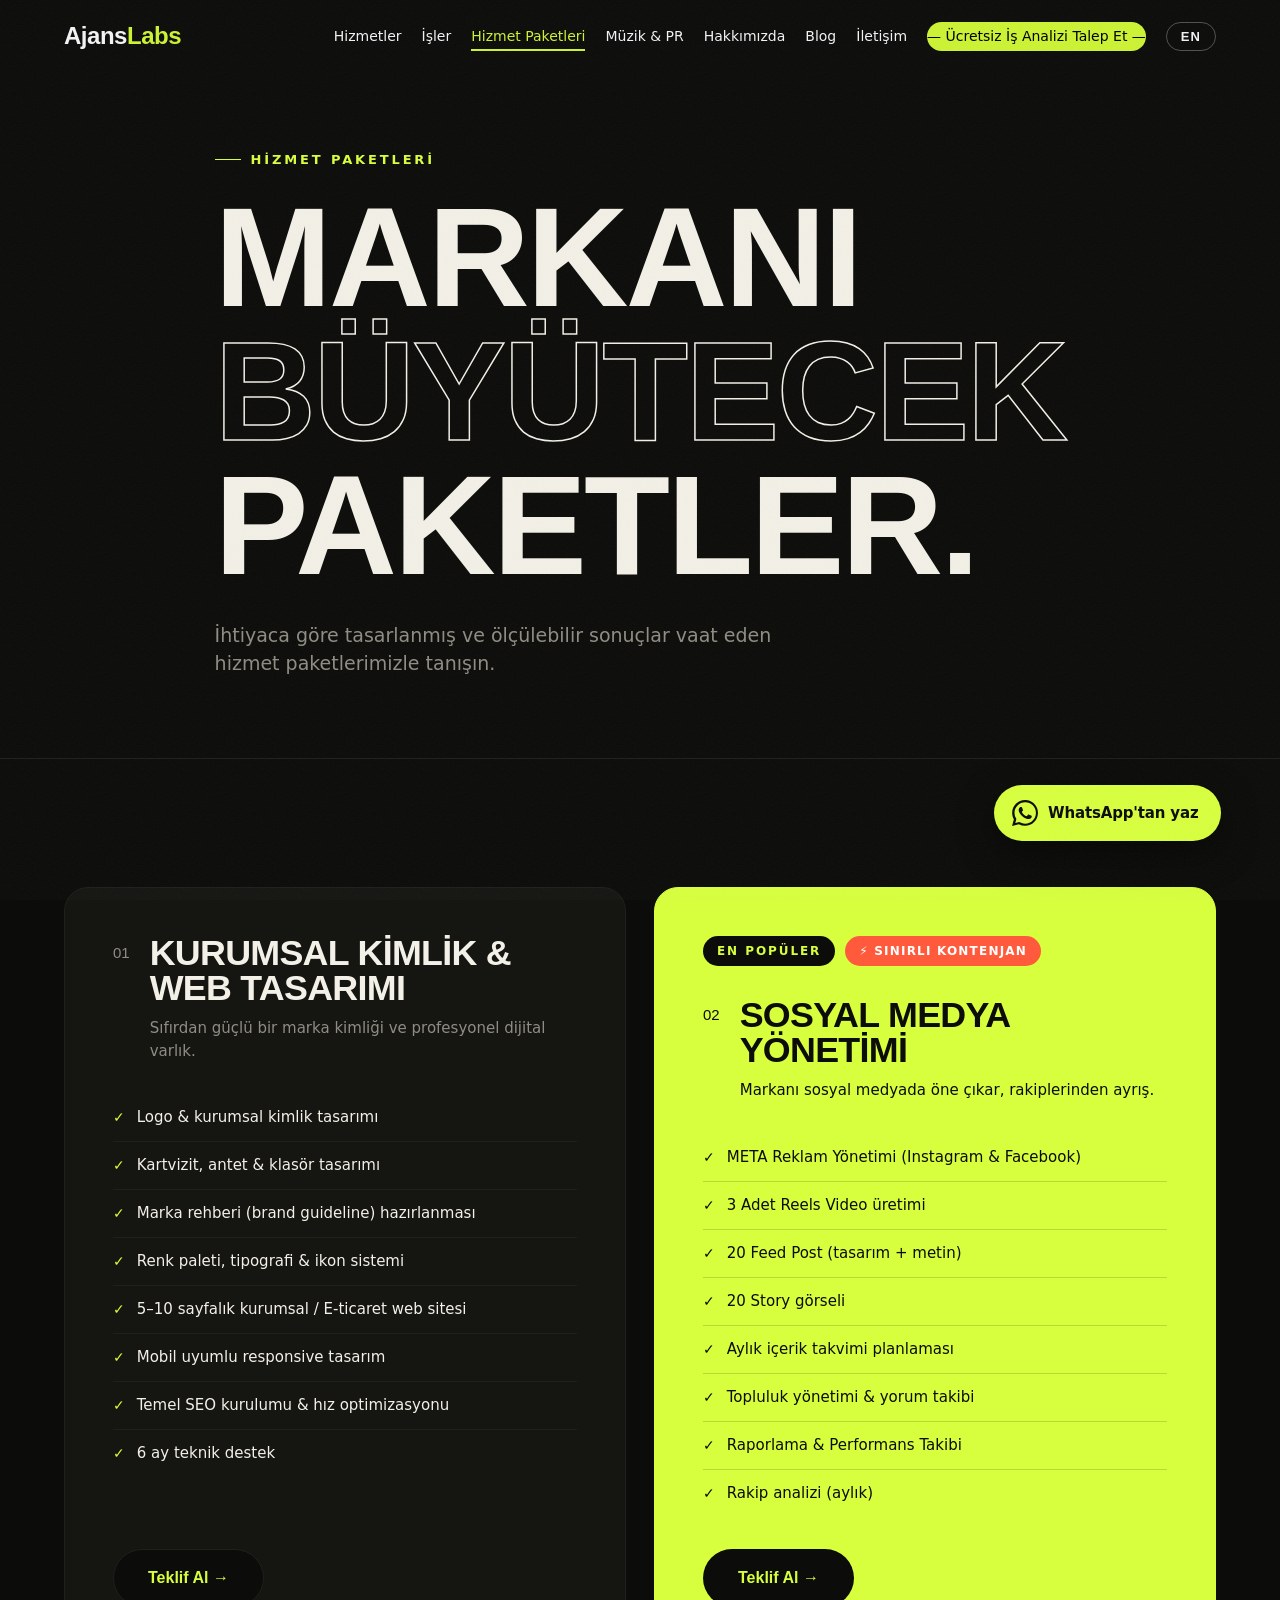
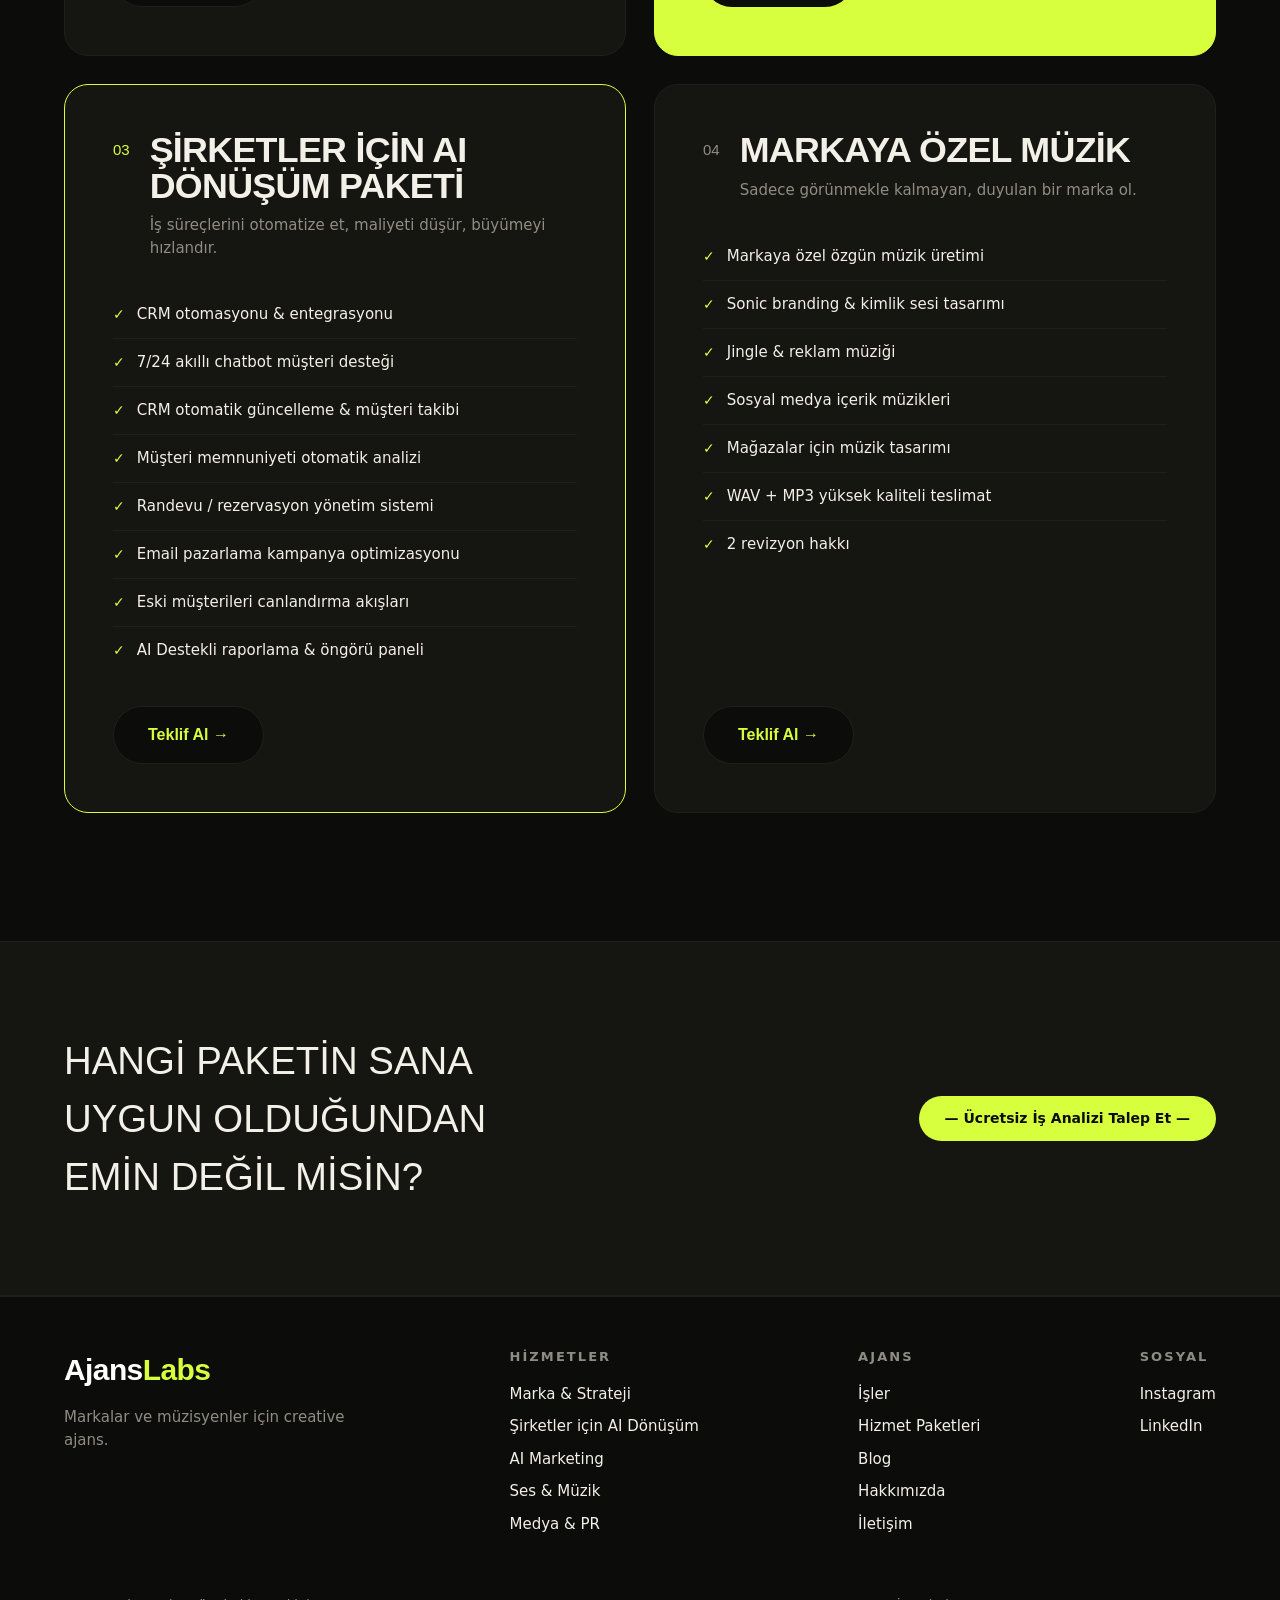
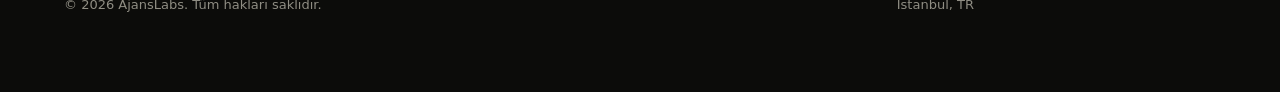
<file: paketler.html>
<!DOCTYPE html>
<html lang="tr">
<head>
<meta charset="UTF-8">
<meta name="viewport" content="width=device-width, initial-scale=1.0">
<title>Hizmet Paketleri — AjansLabs | Kurumsal Kimlik, Sosyal Medya, AI Dönüşüm</title>
<meta name="description" content="AjansLabs hizmet paketleri: Kurumsal Kimlik & Web Tasarımı, Sosyal Medya Yönetimi, Şirketler için AI Dönüşüm Paketi ve Markaya Özel Müzik. Teklif alın.">
<meta name="keywords" content="hizmet paketleri, kurumsal kimlik paketi, sosyal medya yönetimi paketi, AI dönüşüm paketi, marka müziği, web tasarım paketi, e-ticaret">
<meta name="robots" content="index, follow">
<link rel="canonical" href="https://www.ajanslabs.com/paketler.html">
<meta property="og:type" content="website">
<meta property="og:url" content="https://www.ajanslabs.com/paketler.html">
<meta property="og:title" content="Hizmet Paketleri — AjansLabs">
<meta property="og:description" content="İhtiyaca göre tasarlanmış hizmet paketleri. Kurumsal Kimlik, Sosyal Medya, AI Dönüşüm ve Marka Müziği.">
<meta property="og:image" content="https://www.ajanslabs.com/assets/img/og-image.png">
<meta name="twitter:card" content="summary_large_image">
<link rel="icon" type="image/svg+xml" href="assets/img/favicon.svg">
<meta name="theme-color" content="#0c0c0a">
<link href="https://api.fontshare.com/v2/css?f[]=clash-display@600,500&f[]=general-sans@400,500,600&display=swap" rel="stylesheet">
<link rel="stylesheet" href="assets/css/styles.css">
<link rel="stylesheet" href="assets/css/paketler.css">
</head>
<body>

<!-- NAV -->
<nav class="nav" id="nav">
  <a href="index.html" class="brand">Ajans<span>Labs</span></a>
  <div class="nav-links" id="navLinks">
    <a href="index.html#services" data-i18n="nav_services">Hizmetler</a>
    <a href="index.html#work" data-i18n="nav_work">İşler</a>
    <a href="paketler.html" class="active" data-i18n="nav_packages">Hizmet Paketleri</a>
    <a href="index.html#music" data-i18n="nav_music">Müzik &amp; PR</a>
    <a href="index.html#about" data-i18n="nav_about">Hakkımızda</a>
    <a href="index.html#blog" data-i18n="nav_blog">Blog</a>
    <a href="index.html#contact" data-i18n="nav_contact">İletişim</a>
    <a href="index.html#contact" class="cta-btn" data-i18n="nav_cta">— Ücretsiz İş Analizi Talep Et —</a>
    <button class="lang-switch" id="langSwitch" onclick="toggleLang()">EN</button>
  </div>
  <div class="burger" id="burger"><span></span><span></span><span></span></div>
</nav>

<!-- PAGE HERO -->
<header class="pkg-hero">
  <div class="wrap">
    <span class="eyebrow" data-i18n="pkg_eyebrow">Hizmet Paketleri</span>
    <h1 class="pkg-hero-title" data-i18n="pkg_hero_title">Markanı<br><span class="outline">büyütecek</span><br>paketler.</h1>
    <p class="pkg-hero-sub" data-i18n="pkg_hero_sub">İhtiyaca göre tasarlanmış ve ölçülebilir sonuçlar vaat eden hizmet paketlerimizle tanışın.</p>
  </div>
</header>

<!-- PACKAGES -->
<section class="pkg-section">
  <div class="wrap">
    <div class="pkg-grid">

      <!-- 1. Kurumsal Kimlik ve Web Tasarımı -->
      <div class="pkg-card reveal">
        <div class="pkg-header">
          <span class="pkg-num">01</span>
          <div>
            <h2 class="pkg-title" data-i18n="pkg1_title">Kurumsal Kimlik &amp; Web Tasarımı</h2>
            <p class="pkg-desc" data-i18n="pkg1_desc">Sıfırdan güçlü bir marka kimliği ve profesyonel dijital varlık.</p>
          </div>
        </div>
        <ul class="pkg-list" data-i18n-list="pkg1_items">
          <li><span class="check">✓</span>Logo &amp; kurumsal kimlik tasarımı</li>
          <li><span class="check">✓</span>Kartvizit, antet &amp; klasör tasarımı</li>
          <li><span class="check">✓</span>Marka rehberi (brand guideline) hazırlanması</li>
          <li><span class="check">✓</span>Renk paleti, tipografi &amp; ikon sistemi</li>
          <li><span class="check">✓</span>5–10 sayfalık kurumsal / E-ticaret web sitesi</li>
          <li><span class="check">✓</span>Mobil uyumlu responsive tasarım</li>
          <li><span class="check">✓</span>Temel SEO kurulumu &amp; hız optimizasyonu</li>
          <li><span class="check">✓</span>6 ay teknik destek</li>
        </ul>
        <a href="index.html#contact" class="pkg-cta" data-i18n="pkg_cta">Teklif Al →</a>
      </div>

      <!-- 2. Sosyal Medya Yönetimi -->
      <div class="pkg-card pkg-card--featured reveal">
        <div class="pkg-badge-wrap">
          <span class="pkg-featured-badge" data-i18n="pkg2_badge">En Popüler</span>
          <span class="pkg-limited" data-i18n="pkg2_limited">⚡ Sınırlı Kontenjan</span>
        </div>
        <div class="pkg-header">
          <span class="pkg-num">02</span>
          <div>
            <h2 class="pkg-title" data-i18n="pkg2_title">Sosyal Medya Yönetimi</h2>
            <p class="pkg-desc" data-i18n="pkg2_desc">Markanı sosyal medyada öne çıkar, rakiplerinden ayrış.</p>
          </div>
        </div>
        <ul class="pkg-list" data-i18n-list="pkg2_items">
          <li><span class="check">✓</span>META Reklam Yönetimi (Instagram &amp; Facebook)</li>
          <li><span class="check">✓</span>3 Adet Reels Video üretimi</li>
          <li><span class="check">✓</span>20 Feed Post (tasarım + metin)</li>
          <li><span class="check">✓</span>20 Story görseli</li>
          <li><span class="check">✓</span>Aylık içerik takvimi planlaması</li>
          <li><span class="check">✓</span>Topluluk yönetimi &amp; yorum takibi</li>
          <li><span class="check">✓</span>Raporlama &amp; Performans Takibi</li>
          <li><span class="check">✓</span>Rakip analizi (aylık)</li>
        </ul>
        <a href="index.html#contact" class="pkg-cta pkg-cta--dark" data-i18n="pkg_cta">Teklif Al →</a>
      </div>

      <!-- 3. AI Dönüşüm Paketi -->
      <div class="pkg-card pkg-card--ai reveal">
        <div class="pkg-header">
          <span class="pkg-num">03</span>
          <div>
            <h2 class="pkg-title" data-i18n="pkg3_title">Şirketler için AI Dönüşüm Paketi</h2>
            <p class="pkg-desc" data-i18n="pkg3_desc">İş süreçlerini otomatize et, maliyeti düşür, büyümeyi hızlandır.</p>
          </div>
        </div>
        <ul class="pkg-list" data-i18n-list="pkg3_items">
          <li><span class="check">✓</span>CRM otomasyonu &amp; entegrasyonu</li>
          <li><span class="check">✓</span>7/24 akıllı chatbot müşteri desteği</li>
          <li><span class="check">✓</span>CRM otomatik güncelleme &amp; müşteri takibi</li>
          <li><span class="check">✓</span>Müşteri memnuniyeti otomatik analizi</li>
          <li><span class="check">✓</span>Randevu / rezervasyon yönetim sistemi</li>
          <li><span class="check">✓</span>Email pazarlama kampanya optimizasyonu</li>
          <li><span class="check">✓</span>Eski müşterileri canlandırma akışları</li>
          <li><span class="check">✓</span>AI Destekli raporlama &amp; öngörü paneli</li>
        </ul>
        <a href="index.html#contact" class="pkg-cta" data-i18n="pkg_cta">Teklif Al →</a>
      </div>

      <!-- 4. Markaya Özel Müzik -->
      <div class="pkg-card reveal">
        <div class="pkg-header">
          <span class="pkg-num">04</span>
          <div>
            <h2 class="pkg-title" data-i18n="pkg4_title">Markaya Özel Müzik</h2>
            <p class="pkg-desc" data-i18n="pkg4_desc">Sadece görünmekle kalmayan, duyulan bir marka ol.</p>
          </div>
        </div>
        <ul class="pkg-list" data-i18n-list="pkg4_items">
          <li><span class="check">✓</span>Markaya özel özgün müzik üretimi</li>
          <li><span class="check">✓</span>Sonic branding &amp; kimlik sesi tasarımı</li>
          <li><span class="check">✓</span>Jingle &amp; reklam müziği</li>
          <li><span class="check">✓</span>Sosyal medya içerik müzikleri</li>
          <li><span class="check">✓</span>Mağazalar için müzik tasarımı</li>
          <li><span class="check">✓</span>WAV + MP3 yüksek kaliteli teslimat</li>
          <li><span class="check">✓</span>2 revizyon hakkı</li>
        </ul>
        <a href="index.html#contact" class="pkg-cta" data-i18n="pkg_cta">Teklif Al →</a>
      </div>

    </div>
  </div>
</section>

<!-- CTA STRIP -->
<section class="pkg-strip">
  <div class="wrap reveal">
    <p data-i18n="pkg_strip">Hangi paketin sana uygun olduğundan emin değil misin?</p>
    <a href="index.html#contact" class="cta-btn" style="mix-blend-mode:normal;" data-i18n="nav_cta">— Ücretsiz İş Analizi Talep Et —</a>
  </div>
</section>

<!-- FOOTER -->
<footer>
  <div class="foot-grid">
    <div>
      <a href="index.html" class="brand">Ajans<span style="color:var(--acid)">Labs</span></a>
      <p style="color:var(--paper-dim); max-width:30ch; margin-top:14px; font-size:15px;" data-i18n="foot_tagline">Markalar ve müzisyenler için creative ajans.</p>
    </div>
    <div class="foot-col">
      <h4 data-i18n="foot_services">Hizmetler</h4>
      <a href="index.html#services" data-i18n="svc1_name">Marka &amp; Strateji</a>
      <a href="index.html#services" data-i18n="pkg3_title">Şirketler için AI Dönüşüm</a>
      <a href="index.html#services" data-i18n="svc5_name">AI Marketing</a>
      <a href="index.html#services" data-i18n="svc6_name">Ses &amp; Müzik</a>
      <a href="index.html#services" data-i18n="svc7_name">Medya &amp; PR</a>
    </div>
    <div class="foot-col">
      <h4 data-i18n="foot_agency">Ajans</h4>
      <a href="index.html#work" data-i18n="nav_work">İşler</a>
      <a href="paketler.html" data-i18n="nav_packages">Hizmet Paketleri</a>
      <a href="index.html#blog">Blog</a>
      <a href="index.html#about" data-i18n="nav_about">Hakkımızda</a>
      <a href="index.html#contact" data-i18n="foot_contact">İletişim</a>
    </div>
    <div class="foot-col">
      <h4 data-i18n="foot_social">Sosyal</h4>
      <a href="https://www.instagram.com/ajanslabs/" target="_blank" rel="noopener">Instagram</a>
      <a href="https://www.linkedin.com/company/ajanslabs/about/?viewAsMember=true" target="_blank" rel="noopener">LinkedIn</a>
    </div>
  </div>
  <div class="foot-base">
    <span data-i18n="foot_copy">© 2026 AjansLabs. Tüm hakları saklıdır.</span>
    <span>İstanbul, TR</span>
  </div>
</footer>

<script src="assets/js/main.js"></script>
<script src="assets/js/i18n.js"></script>
</body>
</html>
</file>
<file: assets/css/styles.css>
/* =========================================================
   AjansLabs — Design System
   Direction: young / modern / portfolio-grade
   Warm-black base · acid-green accent · kinetic typography
   ========================================================= */

:root{
  /* color */
  --ink:        #0c0c0a;   /* warm black base */
  --ink-2:      #151512;   /* raised surfaces */
  --ink-3:      #1f1f1b;   /* borders / lines */
  --paper:      #f3f0e7;   /* warm off-white text */
  --paper-dim:  #8f8d83;   /* muted text */
  --acid:       #d8ff3e;   /* electric accent */
  --acid-deep:  #b6e000;
  --coral:      #ff5a3c;   /* secondary spark */

  /* type */
  --display: 'Clash Display', 'Arial Narrow', sans-serif;
  --body:    'General Sans', system-ui, sans-serif;

  /* rhythm */
  --maxw: 1320px;
  --gutter: clamp(20px, 5vw, 80px);
  --radius: 14px;

  /* sabit WhatsApp butonu — footer son satırı da bu ölçülere hizalanır.
     Sağ kenarı --gutter ile içerik sütununa (hero meta, footer) hizalanır. */
  --wa-right:  calc(var(--gutter) - 5px);          /* içerik kenarından 5px dışarı */
  --wa-bottom: calc(clamp(20px, 4vw, 44px) + 15px);
  --wa-h: 56px;
  --wa-w: 210px;            /* main.js gerçek genişlikle günceller */

  --ease: cubic-bezier(.22,1,.36,1);
}

*{ margin:0; padding:0; box-sizing:border-box; }

html{ scroll-behavior:smooth; }

body{
  background:var(--ink);
  color:var(--paper);
  font-family:var(--body);
  font-size:18px;
  line-height:1.5;
  -webkit-font-smoothing:antialiased;
  overflow-x:hidden;
  position:relative;
}

/* grain overlay */
body::after{
  content:"";
  position:fixed; inset:0;
  pointer-events:none;
  z-index:9999;
  opacity:.045;
  background-image:url("data:image/svg+xml,%3Csvg xmlns='http://www.w3.org/2000/svg' width='120' height='120'%3E%3Cfilter id='n'%3E%3CfeTurbulence type='fractalNoise' baseFrequency='0.9' numOctaves='3'/%3E%3C/filter%3E%3Crect width='100%25' height='100%25' filter='url(%23n)'/%3E%3C/svg%3E");
}

a{ color:inherit; text-decoration:none; }
img{ max-width:100%; display:block; }
::selection{ background:var(--acid); color:var(--ink); }

.wrap{ max-width:var(--maxw); margin-inline:auto; padding-inline:var(--gutter); }

/* ---------- type scale ---------- */
.eyebrow{
  font-family:var(--body);
  font-weight:600;
  font-size:13px;
  letter-spacing:.22em;
  text-transform:uppercase;
  color:var(--acid);
  display:inline-flex; align-items:center; gap:10px;
}
.eyebrow::before{
  content:""; width:26px; height:1px; background:var(--acid);
}

h1,h2,h3{ font-family:var(--display); font-weight:600; line-height:.96; letter-spacing:-.02em; }

/* =========================================================
   NAV
   ========================================================= */
.nav{
  position:fixed; top:0; left:0; right:0; z-index:1000;
  display:flex; align-items:center; justify-content:space-between;
  padding:18px var(--gutter);
  mix-blend-mode:difference;
  transition:padding .4s var(--ease);
}
.nav.scrolled{ padding:12px var(--gutter); }
.brand{
  font-family:var(--display); font-weight:600; font-size:24px;
  letter-spacing:-.02em; color:#fff;
}
.brand span{ color:var(--acid); }
.nav-links{ display:flex; gap:32px; align-items:center; }
.nav-links a{
  font-size:15px; font-weight:500; color:#fff;
  position:relative; padding:4px 0;
}
.nav-links a::after{
  content:""; position:absolute; left:0; bottom:0; height:2px; width:0;
  background:#fff; transition:width .35s var(--ease);
}
.nav-links a:hover::after{ width:100%; }
.cta-btn{
  background:var(--acid); color:var(--ink) !important;
  padding:14px 46px; border-radius:100px; font-weight:600; font-size:15px;
  mix-blend-mode:normal;
  transition:transform .3s var(--ease), background .3s;
}
.cta-btn::after{ display:none; }
.cta-btn:hover{ transform:translateY(-2px); background:#fff; }
.lang-switch{
  background:transparent; border:1px solid rgba(255,255,255,.3);
  color:#fff; font-family:var(--display); font-weight:600;
  font-size:13px; letter-spacing:.08em; padding:6px 14px;
  border-radius:100px; cursor:pointer; mix-blend-mode:normal;
  transition:background .3s var(--ease), color .3s, border-color .3s;
}
.lang-switch:hover{ background:#fff; color:var(--ink); border-color:#fff; }
.burger{ display:none; flex-direction:column; gap:5px; cursor:pointer; }
.burger span{ width:26px; height:2px; background:#fff; }

/* =========================================================
   HERO
   ========================================================= */
.hero{
  min-height:100svh;
  display:flex; flex-direction:column; justify-content:center;
  padding:140px var(--gutter) 60px;
  position:relative;
}
.hero-head{
  font-size:clamp(3.4rem, 13vw, 13rem);
  text-transform:uppercase;
  position:relative; z-index:2;
}
.hero-head .line{ display:block; overflow:hidden; }
.hero-head .line i{
  display:block; font-style:normal;
  transform:translateY(110%);
  animation:rise 1s var(--ease) forwards;
}
.hero-head .line:nth-child(2) i{ animation-delay:.12s; }
.hero-head .line:nth-child(3) i{ animation-delay:.24s; }
.hero-head .outline{
  color:transparent;
  -webkit-text-stroke:1.5px var(--paper);
}
.hero-head .acc{ color:var(--acid); }
@keyframes rise{ to{ transform:translateY(0); } }

.hero-foot{
  display:flex; justify-content:space-between; align-items:flex-start;
  gap:40px; margin-top:48px; flex-wrap:wrap;
  opacity:0; animation:fade .8s var(--ease) .5s forwards;
}
@keyframes fade{ to{ opacity:1; } }
.hero-foot p{ max-width:82ch; color:var(--paper-dim); font-size:19px; }
.hero-foot .meta{ font-size:14px; color:var(--paper-dim); text-align:right; }
.hero-foot .meta b{ color:var(--paper); display:block; font-weight:600; }

/* equalizer motif */
.eq{ display:inline-flex; gap:4px; align-items:flex-end; height:26px; margin-left:14px; vertical-align:-4px; }
.eq span{ width:4px; background:var(--acid); animation:bounce 1s ease-in-out infinite; }
.eq span:nth-child(1){ height:40%; animation-delay:-.2s; }
.eq span:nth-child(2){ height:100%; animation-delay:-.5s; }
.eq span:nth-child(3){ height:60%; animation-delay:-.1s; }
.eq span:nth-child(4){ height:85%; animation-delay:-.7s; }
@keyframes bounce{ 0%,100%{ transform:scaleY(.3);} 50%{ transform:scaleY(1);} }

/* marquee */
.marquee{
  border-top:1px solid var(--ink-3); border-bottom:1px solid var(--ink-3);
  overflow:hidden; white-space:nowrap; padding:18px 0;
}
.marquee-track{ display:inline-block; animation:scrollx 28s linear infinite; }
.marquee-track span{
  font-family:var(--display); font-size:clamp(1.6rem,4vw,3rem);
  text-transform:uppercase; padding:0 26px; color:var(--paper);
}
.marquee-track span::after{ content:"✺"; color:var(--acid); margin-left:52px; }
@keyframes scrollx{ to{ transform:translateX(-50%); } }

/* =========================================================
   SECTION SHELL
   ========================================================= */
.section{ padding:clamp(80px,12vw,160px) 0; }
.section-head{ display:flex; justify-content:space-between; align-items:flex-end; gap:30px; margin-bottom:64px; flex-wrap:wrap; }
.section-head h2{ font-size:clamp(2.4rem,6vw,5rem); text-transform:uppercase; max-width:14ch; }
.section-head .idx{ font-family:var(--display); color:var(--paper-dim); font-size:15px; }

/* reveal */
.reveal{ opacity:0; transform:translateY(40px); transition:opacity .8s var(--ease), transform .8s var(--ease); }
.reveal.in{ opacity:1; transform:none; }

/* =========================================================
   SERVICES
   ========================================================= */
.services{ border-top:1px solid var(--ink-3); }
.svc{
  display:grid; grid-template-columns:60px 1fr auto; gap:30px; align-items:center;
  padding:38px 0; border-bottom:1px solid var(--ink-3);
  cursor:default; transition:padding .4s var(--ease);
  position:relative;
}
.svc .num{ font-family:var(--display); color:var(--paper-dim); font-size:16px; }
.svc h3{ font-size:clamp(1.8rem,4vw,3.2rem); text-transform:uppercase; transition:transform .4s var(--ease), color .4s; }
.svc .tags{ font-size:14px; color:var(--paper-dim); text-align:right; max-width:30ch; }
.svc::before{
  content:""; position:absolute; inset:0; background:var(--acid);
  transform:scaleY(0); transform-origin:bottom; transition:transform .4s var(--ease); z-index:-1;
}
.svc:hover{ padding-inline:30px; }
.svc:hover::before{ transform:scaleY(1); }
.svc:hover h3,.svc:hover .num,.svc:hover .tags{ color:var(--ink); }
.svc:hover h3{ transform:translateX(8px); }

/* =========================================================
   WORK
   ========================================================= */
.work-grid{ display:grid; grid-template-columns:repeat(12,1fr); gap:26px; }
.card{
  position:relative; border-radius:var(--radius); overflow:hidden;
  background:var(--ink-2); border:1px solid var(--ink-3);
  min-height:340px; display:flex; flex-direction:column; justify-content:flex-end;
  padding:30px; transition:transform .5s var(--ease);
}
.card:hover{ transform:translateY(-6px); }
.card .blob{ position:absolute; inset:0; z-index:0; opacity:.9; }
.card .c-inner{ position:relative; z-index:2; }
.card .kind{ font-size:13px; letter-spacing:.14em; text-transform:uppercase; color:var(--ink); font-weight:600; }
.card h3{ font-size:clamp(1.6rem,3vw,2.4rem); color:var(--ink); margin-top:6px; }
.card .arrow{ position:absolute; top:26px; right:26px; z-index:2; width:46px; height:46px; border-radius:50%;
  border:1px solid var(--ink); display:grid; place-items:center; color:var(--ink); font-size:18px;
  transition:transform .4s var(--ease), background .4s; }
.card:hover .arrow{ transform:rotate(45deg); background:var(--ink); color:var(--acid); }
.card.w7{ grid-column:span 7; }
.card.w5{ grid-column:span 5; }
.card.w6{ grid-column:span 6; }
.card.w12{ grid-column:span 12; min-height:300px; }

.g-acid{ background:linear-gradient(135deg,var(--acid),var(--acid-deep)); }
.g-coral{ background:linear-gradient(135deg,var(--coral),#ff8a3c); }
.g-paper{ background:linear-gradient(135deg,#e9e6da,#cfccbf); }
.g-acid .kind,.g-acid h3,.g-acid .arrow,
.g-coral .kind,.g-coral h3,.g-coral .arrow{ }

/* =========================================================
   MUSIC & PR — the differentiator
   ========================================================= */
.music{ background:var(--paper); color:var(--ink); border-radius:28px; overflow:hidden; position:relative; }
.music .wrap{ padding-block:clamp(70px,10vw,130px); }
.music .eyebrow{ color:var(--coral); }
.music .eyebrow::before{ background:var(--coral); }
.music h2{ font-size:clamp(2.6rem,7vw,6rem); text-transform:uppercase; max-width:16ch; margin:22px 0 30px; }
.music p{ max-width:54ch; font-size:20px; color:#3a3a32; }
.music .pills{ display:flex; flex-wrap:wrap; gap:12px; margin-top:38px; }
.music .pill{ border:1px solid var(--ink); border-radius:100px; padding:10px 20px; font-weight:600; font-size:15px;
  transition:background .3s, color .3s; }
.music .pill:hover{ background:var(--ink); color:var(--acid); }
/* coming soon badge */
.coming-soon-badge{
  display:inline-block; background:var(--coral); color:#fff;
  font-family:var(--body); font-size:13px; font-weight:600;
  letter-spacing:.14em; text-transform:uppercase;
  padding:8px 20px; border-radius:100px; margin-top:16px;
  animation:pulse-badge 2s ease-in-out infinite;
}
@keyframes pulse-badge{ 0%,100%{ opacity:1; } 50%{ opacity:.6; } }

/* waveform */
.wave{ display:flex; gap:5px; align-items:center; height:90px; margin-top:50px; }
.wave span{ flex:1; background:var(--ink); border-radius:3px; animation:wv 1.4s ease-in-out infinite; }
@keyframes wv{ 0%,100%{ height:14%; } 50%{ height:100%; } }

/* newsletter box */
.newsletter-box{
  margin-top:48px; padding:32px; background:var(--ink);
  border-radius:20px; max-width:480px;
}
.newsletter-box h3{
  font-family:var(--display); font-size:1.4rem; color:var(--paper);
  text-transform:uppercase; margin-bottom:8px;
}
.newsletter-box > p{ color:var(--paper-dim); font-size:15px; margin-bottom:20px; }
.newsletter-form{
  display:flex; gap:10px;
}
.newsletter-form input[type="email"]{
  flex:1; background:var(--ink-2); border:1px solid var(--ink-3);
  border-radius:100px; color:var(--paper); font-family:var(--body);
  font-size:15px; padding:14px 22px; outline:none;
  transition:border-color .3s;
}
.newsletter-form input[type="email"]::placeholder{ color:var(--paper-dim); }
.newsletter-form input[type="email"]:focus{ border-color:var(--acid); }
.newsletter-form button{
  background:var(--acid); color:var(--ink); border:none;
  border-radius:100px; font-family:var(--display); font-weight:600;
  font-size:14px; padding:14px 28px; cursor:pointer; white-space:nowrap;
  transition:transform .3s var(--ease), background .3s;
}
.newsletter-form button:hover{ transform:translateY(-2px); background:#fff; }
.newsletter-success{
  display:none; background:var(--acid); color:var(--ink);
  border-radius:12px; padding:16px 22px; font-weight:600; font-size:15px;
  margin-top:12px;
}
/* standalone newsletter below music section */
.newsletter-standalone{
  max-width:520px; margin:0 auto;
  padding:40px; background:var(--ink-2);
  border:1px solid var(--ink-3); border-radius:20px;
  text-align:center;
  margin-top:-40px; margin-bottom:80px; position:relative; z-index:2;
}
.newsletter-standalone h3{
  font-family:var(--display); font-size:1.4rem; color:var(--paper);
  text-transform:uppercase; margin-bottom:8px;
}
.newsletter-standalone > p{
  color:var(--paper-dim); font-size:15px; margin-bottom:22px;
}
.newsletter-standalone .newsletter-form{
  justify-content:center;
}
.newsletter-standalone .newsletter-success{
  margin-top:16px;
}

/* =========================================================
   LOGOS
   ========================================================= */
.logos{ display:flex; flex-wrap:wrap; gap:14px 50px; align-items:center; justify-content:center;
  padding:50px 0; border-top:1px solid var(--ink-3); border-bottom:1px solid var(--ink-3); }
.logos span{ font-family:var(--display); font-size:clamp(1.2rem,2.4vw,2rem); color:var(--paper-dim);
  transition:color .3s; }
.logos span:hover{ color:var(--paper); }

/* =========================================================
   PROCESS
   ========================================================= */
.steps{ display:grid; grid-template-columns:repeat(4,1fr); gap:24px; }
.step{ border-top:2px solid var(--acid); padding-top:24px; }
.step .n{ font-family:var(--display); font-size:14px; color:var(--acid); }
.step h3{ font-size:clamp(1.4rem,2.5vw,2rem); text-transform:uppercase; margin:14px 0 12px; }
.step p{ color:var(--paper-dim); font-size:16px; }

/* =========================================================
   QUOTE
   ========================================================= */
.quote{ text-align:center; }
.quote blockquote{ font-family:var(--display); font-size:clamp(2rem,5vw,4rem); line-height:1.05;
  text-transform:uppercase; max-width:18ch; margin-inline:auto; letter-spacing:-.02em; }
.quote blockquote em{ color:var(--acid); font-style:normal; }
.quote cite{ display:block; margin-top:30px; color:var(--paper-dim); font-style:normal; font-size:15px; letter-spacing:.1em; text-transform:uppercase; }

/* =========================================================
   CTA / FOOTER
   ========================================================= */
.endcta{ text-align:center; padding:clamp(90px,14vw,180px) 0; }
.endcta h2{ font-size:clamp(2.8rem,11vw,9rem); text-transform:uppercase; }
.endcta h2 a{ color:var(--acid); text-decoration:none; transition:color .3s; }
.endcta h2 a:hover{ color:#fff; }
.endcta p{ color:var(--paper-dim); margin-top:24px; font-size:18px; }

footer{ border-top:1px solid var(--ink-3); padding:50px var(--gutter) var(--wa-bottom); }
.foot-grid{ display:flex; justify-content:space-between; gap:40px; flex-wrap:wrap; align-items:flex-start; }
.foot-grid .brand{ font-size:30px; }
.foot-col h4{ font-size:13px; letter-spacing:.16em; text-transform:uppercase; color:var(--paper-dim); margin-bottom:16px; }
.foot-col a{ display:block; margin-bottom:10px; font-size:15px; color:var(--paper); transition:color .3s; }
.foot-col a:hover{ color:var(--acid); }
/* son satır: sağdaki "İstanbul, TR" sabit WhatsApp butonunun soluna,
   onunla aynı hizaya oturur (kutu yüksekliği = buton yüksekliği) */
.foot-base{ margin-top:50px; display:flex; justify-content:space-between; gap:20px; flex-wrap:wrap;
  align-items:flex-end;
  /* sağdaki "İstanbul, TR" butonun soluna; son satırın merkezi butonun
     merkeziyle aynı hizaya gelsin (0.75em = satır yüksekliğinin yarısı).
     Ayrılan yer butonun gerçek konumundan türer, sabitler değişse de tutar. */
  padding-right:max(0px, calc(var(--wa-right) + var(--wa-w) + 20px - var(--gutter)));
  padding-bottom:calc(var(--wa-h) / 2 - 0.75em);
  color:var(--paper-dim); font-size:13px; }

/* =========================================================
   AI SERVICE BADGE
   ========================================================= */
.svc--ai .num{ color:var(--acid); }
.svc--ai h3{ color:var(--acid); }
.svc--ai::after{
  content:"AI"; position:absolute; right:0; top:50%; transform:translateY(-50%);
  font-family:var(--display); font-size:11px; letter-spacing:.18em;
  background:var(--acid); color:var(--ink); padding:4px 10px; border-radius:100px;
  font-weight:600;
}
.svc--ai:hover h3,.svc--ai:hover .num{ color:var(--ink); }

/* =========================================================
   BLOG
   ========================================================= */
.blog-grid{ display:grid; grid-template-columns:1fr 1fr; gap:32px; }
.blog-card{ background:var(--ink-2); border:1px solid var(--ink-3); border-radius:var(--radius); overflow:hidden;
  transition:transform .5s var(--ease), border-color .4s; display:flex; flex-direction:column; }
.blog-card:hover{ transform:translateY(-6px); border-color:var(--acid); }
.blog-img{
  width:100%; aspect-ratio:16/9; position:relative; overflow:hidden;
  display:flex; align-items:flex-end;
}
.blog-img-inner{ padding:24px; width:100%; }
.blog-cat{
  display:inline-block; font-family:var(--body); font-size:12px; font-weight:600;
  letter-spacing:.16em; text-transform:uppercase;
  background:var(--acid); color:var(--ink); padding:6px 14px; border-radius:100px;
}
.blog-body{ padding:28px 30px 32px; display:flex; flex-direction:column; gap:12px; flex:1; }
.blog-date{ font-size:13px; color:var(--paper-dim); letter-spacing:.08em; }
.blog-body h3{ font-size:clamp(1.4rem,2.4vw,2rem); text-transform:uppercase; line-height:1.05; }
.blog-body p{ color:var(--paper-dim); font-size:15px; line-height:1.6; flex:1; }
.blog-link{
  display:inline-flex; align-items:center; gap:8px;
  font-size:14px; font-weight:600; color:var(--acid);
  letter-spacing:.06em; text-transform:uppercase;
  border-bottom:1px solid var(--acid); padding-bottom:2px;
  align-self:flex-start; transition:opacity .3s;
}
.blog-link:hover{ opacity:.7; }

/* =========================================================
   CONTACT FORM
   ========================================================= */
.endcta{ padding:clamp(90px,14vw,180px) 0 clamp(60px,8vw,100px); }
.endcta h2{ font-size:clamp(2.8rem,8vw,7rem); text-transform:uppercase; }
.endcta > .wrap > .reveal > p{ color:var(--paper-dim); margin-top:24px; font-size:18px; }

.contact-form{
  margin-top:64px; background:var(--ink-2); border:1px solid var(--ink-3);
  border-radius:28px; padding:clamp(32px,5vw,60px); display:flex; flex-direction:column; gap:28px;
}
.form-row{ display:grid; grid-template-columns:1fr 1fr; gap:24px; }
.form-group{ display:flex; flex-direction:column; gap:10px; }
.form-group label{ font-size:13px; font-weight:600; letter-spacing:.14em; text-transform:uppercase; color:var(--paper-dim); }
.form-group input,
.form-group select,
.form-group textarea{
  background:var(--ink); border:1px solid var(--ink-3); border-radius:12px;
  color:var(--paper); font-family:var(--body); font-size:16px;
  padding:16px 20px; outline:none; transition:border-color .3s;
  -webkit-appearance:none;
}
.form-group select{ cursor:pointer; }
.form-group input::placeholder,
.form-group textarea::placeholder{ color:var(--paper-dim); }
.form-group input:focus,
.form-group select:focus,
.form-group textarea:focus{ border-color:var(--acid); }
.form-group textarea{ resize:vertical; min-height:130px; }
.form-submit{
  align-self:flex-start; background:var(--acid); color:var(--ink);
  border:none; border-radius:100px; font-family:var(--display);
  font-size:18px; font-weight:600; padding:18px 40px; cursor:pointer;
  transition:transform .3s var(--ease), background .3s;
}
.form-submit:hover{ transform:translateY(-2px); background:#fff; }
.form-submit:disabled{ opacity:.5; cursor:not-allowed; transform:none; }
.form-success{
  display:none; background:var(--acid); color:var(--ink);
  border-radius:14px; padding:20px 28px; font-weight:600; font-size:17px;
}

/* =========================================================
   CONTACT INFO CHIPS
   ========================================================= */
.contact-info{
  display:flex; justify-content:center; gap:16px; flex-wrap:wrap; margin-top:20px;
}
.contact-chip{
  display:inline-flex; align-items:center; gap:8px;
  background:var(--ink-2); border:1px solid var(--ink-3); border-radius:100px;
  padding:10px 22px; font-size:15px; font-weight:500; color:var(--paper);
  transition:border-color .3s, color .3s;
}
.contact-chip:hover{ border-color:var(--acid); color:var(--acid); }

/* Contact — sosyal ikonlar */
.contact-social{
  display:flex; justify-content:center; gap:14px; flex-wrap:wrap; margin-top:14px;
}
.social-chip{
  display:inline-flex; align-items:center; gap:9px;
  background:var(--ink-2); border:1px solid var(--ink-3); border-radius:100px;
  padding:10px 20px; font-size:15px; font-weight:500; color:var(--paper);
  transition:border-color .3s, color .3s;
}
.social-chip svg{ width:18px; height:18px; fill:currentColor; flex:none; }
.social-chip:hover{ border-color:var(--acid); color:var(--acid); }

/* =========================================================
   POPUP OVERLAY
   ========================================================= */
.popup-overlay{
  display:none; position:fixed; inset:0; z-index:10000;
  background:rgba(0,0,0,.85); backdrop-filter:blur(10px);
  align-items:center; justify-content:center;
  opacity:0; transition:opacity .35s var(--ease);
}
.popup-overlay.open{ opacity:1; }
.popup-box{
  display:none; flex-direction:column; align-items:center; gap:20px;
  background:var(--ink-2); border:1px solid var(--ink-3); border-radius:24px;
  padding:40px; max-width:90vw; max-height:90vh; position:relative;
  transform:scale(.92); transition:transform .4s var(--ease);
}
.popup-overlay.open .popup-box{ transform:scale(1); }
.popup-close{
  position:absolute; top:16px; right:20px; background:none; border:none;
  color:var(--paper); font-size:32px; cursor:pointer; line-height:1;
  transition:color .3s;
}
.popup-close:hover{ color:var(--acid); }
.popup-title{
  font-family:var(--display); font-size:clamp(1.2rem,2.4vw,1.8rem);
  text-transform:uppercase; color:var(--paper); text-align:center;
}
/* image popup */
.popup-image{ max-width:min(95vw, 1200px); }
.popup-image img{ width:100%; height:auto; border-radius:14px; }
/* audio popup */
.popup-audio{ min-width:min(420px,85vw); }
.audio-icon{
  font-size:48px; width:80px; height:80px; border-radius:50%;
  background:var(--acid); color:var(--ink); display:grid; place-items:center;
}
.popup-audio audio{ width:100%; border-radius:100px; }
/* video popup */
.popup-video{ width:min(900px,90vw); }
.popup-video iframe{
  width:100%; aspect-ratio:16/9; border:none; border-radius:14px;
  background:#000;
}

/* =========================================================
   RESPONSIVE
   ========================================================= */
/* Menü büyüdükçe orta boy ekranlarda sıkışmayı önle */
@media(min-width:861px) and (max-width:1280px){
  .nav-links{ gap:20px; }
  .nav-links a{ font-size:14px; }
  .cta-btn{ padding:12px 26px; font-size:14px; }
}

@media(max-width:860px){
  .nav-links{ position:fixed; inset:0; background:var(--ink); flex-direction:column; justify-content:center;
    gap:30px; font-size:24px; transform:translateX(100%); transition:transform .5s var(--ease); mix-blend-mode:normal; }
  .nav-links.open{ transform:none; }
  .nav-links a{ color:#fff; }
  .lang-switch{ font-size:18px; padding:8px 20px; border-color:rgba(255,255,255,.4); }
  .burger{ display:flex; z-index:1001; }
  .nav{ mix-blend-mode:normal; }
  .svc{ grid-template-columns:40px 1fr; }
  .svc .tags{ display:none; }
  .work-grid{ grid-template-columns:1fr; }
  .card.w7,.card.w5,.card.w6,.card.w12{ grid-column:span 1; }
  .steps{ grid-template-columns:1fr 1fr; }
  .hero-foot .meta{ text-align:left; }
  .blog-grid{ grid-template-columns:1fr; }
  .form-row{ grid-template-columns:1fr; }
  .svc--ai::after{ display:none; }
}
@media(max-width:520px){
  .steps{ grid-template-columns:1fr; }
}

/* reduced motion */
@media(prefers-reduced-motion:reduce){
  *{ animation:none !important; transition:none !important; }
  .hero-head .line i{ transform:none; }
  .hero-foot{ opacity:1; }
}

/* =========================================================
   WHATSAPP FAB — her sayfada main.js tarafından enjekte edilir
   ========================================================= */
.wa-fab{
  position:fixed;
  right:var(--wa-right);
  bottom:var(--wa-bottom);
  z-index:998;
  display:inline-flex; align-items:center; gap:10px;
  height:var(--wa-h); padding:0 22px 0 18px;
  border-radius:999px;
  background:var(--acid); color:var(--ink);
  font-family:var(--body); font-weight:600; font-size:15px; line-height:1;
  letter-spacing:-.01em; white-space:nowrap;
  box-shadow:0 12px 34px rgba(0,0,0,.5);
  transition:transform .35s var(--ease), background .35s var(--ease);
  animation:wa-in .55s var(--ease) .7s both;
}
.wa-fab:hover{ transform:translateY(-3px) scale(1.03); background:#e6ff6a; }
.wa-fab:active{ transform:translateY(0) scale(.98); }
.wa-fab:focus-visible{ outline:3px solid var(--paper); outline-offset:3px; }
.wa-fab svg{ width:26px; height:26px; flex:none; fill:currentColor; }

/* nefes alan halka */
.wa-fab::before{
  content:"";
  position:absolute; inset:0;
  border-radius:inherit;
  border:2px solid var(--acid);
  opacity:0;
  pointer-events:none;
  animation:wa-pulse 3s ease-out 1.8s infinite;
}

@keyframes wa-in{
  from{ opacity:0; transform:translateY(14px) scale(.9); }
}
@keyframes wa-pulse{
  0%{   opacity:.5; transform:scale(1); }
  70%{  opacity:0;  transform:scale(1.4); }
  100%{ opacity:0;  transform:scale(1.4); }
}

/* mobilde sadece ikon */
@media(max-width:640px){
  .wa-fab{ width:var(--wa-h); padding:0; justify-content:center; }
  .wa-fab .wa-label{ display:none; }
}
</file>
<file: assets/css/blog.css>
/* =========================================================
   AjansLabs — Blog Post Page
   ========================================================= */

/* HERO */
.blog-hero{
  padding:160px var(--gutter) 60px;
  border-bottom:1px solid var(--ink-3);
}
.blog-hero .eyebrow{ margin-bottom:24px; }
.blog-hero h1{
  font-size:clamp(2.6rem,7vw,5.6rem);
  text-transform:uppercase; max-width:20ch;
  line-height:.96; margin-bottom:28px;
}
.blog-meta{
  display:flex; align-items:center; gap:20px; flex-wrap:wrap;
  color:var(--paper-dim); font-size:14px;
}
.blog-meta span{ display:inline-flex; align-items:center; gap:6px; }

/* COVER IMAGE */
.blog-cover{
  width:100%; max-width:900px; margin:0 auto;
  padding:clamp(30px,5vw,60px) var(--gutter) 0;
}
.blog-cover img{
  width:100%; border-radius:var(--radius);
  border:1px solid var(--ink-3);
}

/* ARTICLE BODY */
.blog-article{
  max-width:760px; margin:0 auto;
  padding:clamp(40px,6vw,80px) var(--gutter) clamp(60px,8vw,120px);
}
.blog-article h2{
  font-size:clamp(1.6rem,3.5vw,2.6rem);
  text-transform:uppercase; margin:56px 0 20px;
  padding-top:40px; border-top:1px solid var(--ink-3);
}
.blog-article h2:first-of-type{ border-top:none; padding-top:0; margin-top:0; }
.blog-article h3{
  font-size:clamp(1.2rem,2.2vw,1.6rem);
  text-transform:uppercase; margin:36px 0 14px;
  color:var(--acid);
}
.blog-article p{
  color:var(--paper-dim); font-size:18px; line-height:1.75;
  margin-bottom:22px;
}
.blog-article strong{ color:var(--paper); }
.blog-article em{ color:var(--acid); font-style:normal; }

/* highlight box */
.blog-highlight{
  background:var(--ink-2); border-left:3px solid var(--acid);
  border-radius:0 var(--radius) var(--radius) 0;
  padding:24px 30px; margin:32px 0;
}
.blog-highlight p{ color:var(--paper); margin-bottom:0; font-size:17px; }

/* list */
.blog-article ul{
  list-style:none; margin:20px 0 28px; padding:0;
  display:flex; flex-direction:column; gap:14px;
}
.blog-article ul li{
  display:flex; align-items:flex-start; gap:12px;
  color:var(--paper-dim); font-size:17px; line-height:1.6;
}
.blog-article ul li::before{
  content:"→"; color:var(--acid); font-weight:700; flex-shrink:0; margin-top:1px;
}

/* CTA bar */
.blog-cta{
  background:var(--acid); border-radius:20px;
  padding:clamp(30px,4vw,50px); margin:48px 0;
  text-align:center;
}
.blog-cta h3{ color:var(--ink); margin:0 0 12px; text-transform:uppercase; }
.blog-cta p{ color:rgba(12,12,10,.7); margin-bottom:20px; font-size:17px; }
.blog-cta a{
  display:inline-block; background:var(--ink); color:var(--acid);
  padding:14px 34px; border-radius:100px;
  font-family:var(--display); font-weight:600; font-size:16px;
  transition:transform .3s var(--ease);
}
.blog-cta a:hover{ transform:translateY(-2px); }

/* share row */
.blog-share{
  display:flex; align-items:center; gap:14px; flex-wrap:wrap;
  padding-top:40px; border-top:1px solid var(--ink-3); margin-top:48px;
}
.blog-share span{ font-size:14px; font-weight:600; letter-spacing:.12em; text-transform:uppercase; color:var(--paper-dim); }
.blog-share a{
  display:inline-flex; align-items:center; justify-content:center;
  width:42px; height:42px; border-radius:50%;
  border:1px solid var(--ink-3); color:var(--paper); font-size:18px;
  transition:background .3s, color .3s, border-color .3s;
}
.blog-share a:hover{ background:var(--acid); color:var(--ink); border-color:var(--acid); }

/* nav active */
.nav-links a.active{ color:var(--acid) !important; }
.nav-links a.active::after{ width:100%; background:var(--acid) !important; }

@media(max-width:860px){
  .blog-cover{ padding-top:30px; }
}
</file>
<file: assets/css/paketler.css>
/* =========================================================
   AjansLabs — Paketler Page
   ========================================================= */

/* PAGE HERO */
.pkg-hero{
  min-height:60svh;
  display:flex; align-items:flex-end;
  padding:140px var(--gutter) 80px;
  border-bottom:1px solid var(--ink-3);
}
.pkg-hero-title{
  font-size:clamp(3.6rem,11vw,10rem);
  text-transform:uppercase;
  margin:22px 0 28px;
  line-height:.95;
}
.pkg-hero-title .outline{
  color:transparent;
  -webkit-text-stroke:1.5px var(--paper);
}
.pkg-hero-sub{
  max-width:50ch; color:var(--paper-dim); font-size:19px;
}

/* PACKAGES SECTION */
.pkg-section{ padding:clamp(80px,10vw,140px) 0; }

.pkg-grid{
  display:grid;
  grid-template-columns:repeat(2,1fr);
  gap:28px;
}

/* CARD */
.pkg-card{
  background:var(--ink-2);
  border:1px solid var(--ink-3);
  border-radius:24px;
  padding:clamp(28px,4vw,48px);
  display:flex; flex-direction:column; gap:32px;
  transition:border-color .4s var(--ease), transform .5s var(--ease);
  position:relative; overflow:hidden;
}
.pkg-card:hover{ border-color:var(--paper); transform:translateY(-4px); }

/* featured (sosyal medya) */
.pkg-card--featured{
  background:var(--acid);
  border-color:var(--acid);
}
.pkg-card--featured:hover{ border-color:var(--acid-deep); }
.pkg-card--featured .pkg-num,
.pkg-card--featured .pkg-title,
.pkg-card--featured .pkg-desc,
.pkg-card--featured .pkg-list li,
.pkg-card--featured .check{ color:var(--ink) !important; }
.pkg-card--featured .pkg-list li{ border-color:rgba(0,0,0,.15); }

/* ai card */
.pkg-card--ai{ border-color:var(--acid); }
.pkg-card--ai .pkg-num{ color:var(--acid); }

/* badge row */
.pkg-badge-wrap{
  display:flex; align-items:center; gap:10px; flex-wrap:wrap;
}
.pkg-featured-badge{
  display:inline-block; background:var(--ink); color:var(--acid);
  font-family:var(--body); font-size:12px; font-weight:600;
  letter-spacing:.16em; text-transform:uppercase;
  padding:6px 14px; border-radius:100px;
}
.pkg-limited{
  display:inline-block; background:var(--coral); color:#fff;
  font-family:var(--body); font-size:12px; font-weight:600;
  letter-spacing:.1em; text-transform:uppercase;
  padding:6px 14px; border-radius:100px;
  animation:pulse-limited 2s ease-in-out infinite;
}
@keyframes pulse-limited{
  0%,100%{ opacity:1; }
  50%{ opacity:.65; }
}

/* header */
.pkg-header{ display:flex; align-items:flex-start; gap:20px; }
.pkg-num{
  font-family:var(--display); font-size:15px;
  color:var(--paper-dim); white-space:nowrap; padding-top:6px;
}
.pkg-title{
  font-size:clamp(1.6rem,2.8vw,2.4rem);
  text-transform:uppercase; line-height:1; margin-bottom:10px;
}
.pkg-desc{ color:var(--paper-dim); font-size:15px; line-height:1.5; }
.pkg-card--featured .pkg-desc{ color:rgba(12,12,10,.65); }

/* list */
.pkg-list{
  list-style:none; display:flex; flex-direction:column; gap:0; flex:1;
}
.pkg-list li{
  display:flex; align-items:flex-start; gap:12px;
  padding:13px 0; border-bottom:1px solid var(--ink-3);
  font-size:15px; color:var(--paper); line-height:1.4;
}
.pkg-list li:last-child{ border-bottom:none; }
.check{
  flex-shrink:0; color:var(--acid); font-weight:700; font-size:14px;
  margin-top:1px;
}
.pkg-card--featured .check{ color:var(--ink); }

/* CTA */
.pkg-cta{
  display:inline-flex; align-items:center;
  align-self:flex-start;
  background:var(--ink); color:var(--acid);
  border:1px solid var(--ink-3);
  border-radius:100px; font-family:var(--display);
  font-size:16px; font-weight:600; padding:16px 34px;
  transition:background .3s, color .3s, transform .3s var(--ease);
}
.pkg-cta:hover{ background:var(--acid); color:var(--ink); transform:translateY(-2px); border-color:var(--acid); }

.pkg-cta--dark{
  background:var(--ink); color:var(--acid);
  border-color:rgba(0,0,0,.2);
}
.pkg-cta--dark:hover{ background:var(--ink); color:var(--acid-deep); }

/* nav active state */
.nav-links a.active{
  color:var(--acid) !important;
}
.nav-links a.active::after{ width:100%; background:var(--acid) !important; }

/* CTA STRIP */
.pkg-strip{
  background:var(--ink-2);
  border-top:1px solid var(--ink-3);
  border-bottom:1px solid var(--ink-3);
  padding:clamp(50px,8vw,90px) 0;
}
.pkg-strip .wrap{
  display:flex; align-items:center; justify-content:space-between;
  gap:30px; flex-wrap:wrap;
}
.pkg-strip p{
  font-family:var(--display); font-size:clamp(1.4rem,3vw,2.6rem);
  text-transform:uppercase; max-width:24ch;
}

/* =========================================================
   RESPONSIVE
   ========================================================= */
@media(max-width:860px){
  .pkg-grid{ grid-template-columns:1fr; }
  .pkg-strip .wrap{ flex-direction:column; text-align:center; }
}
</file>
